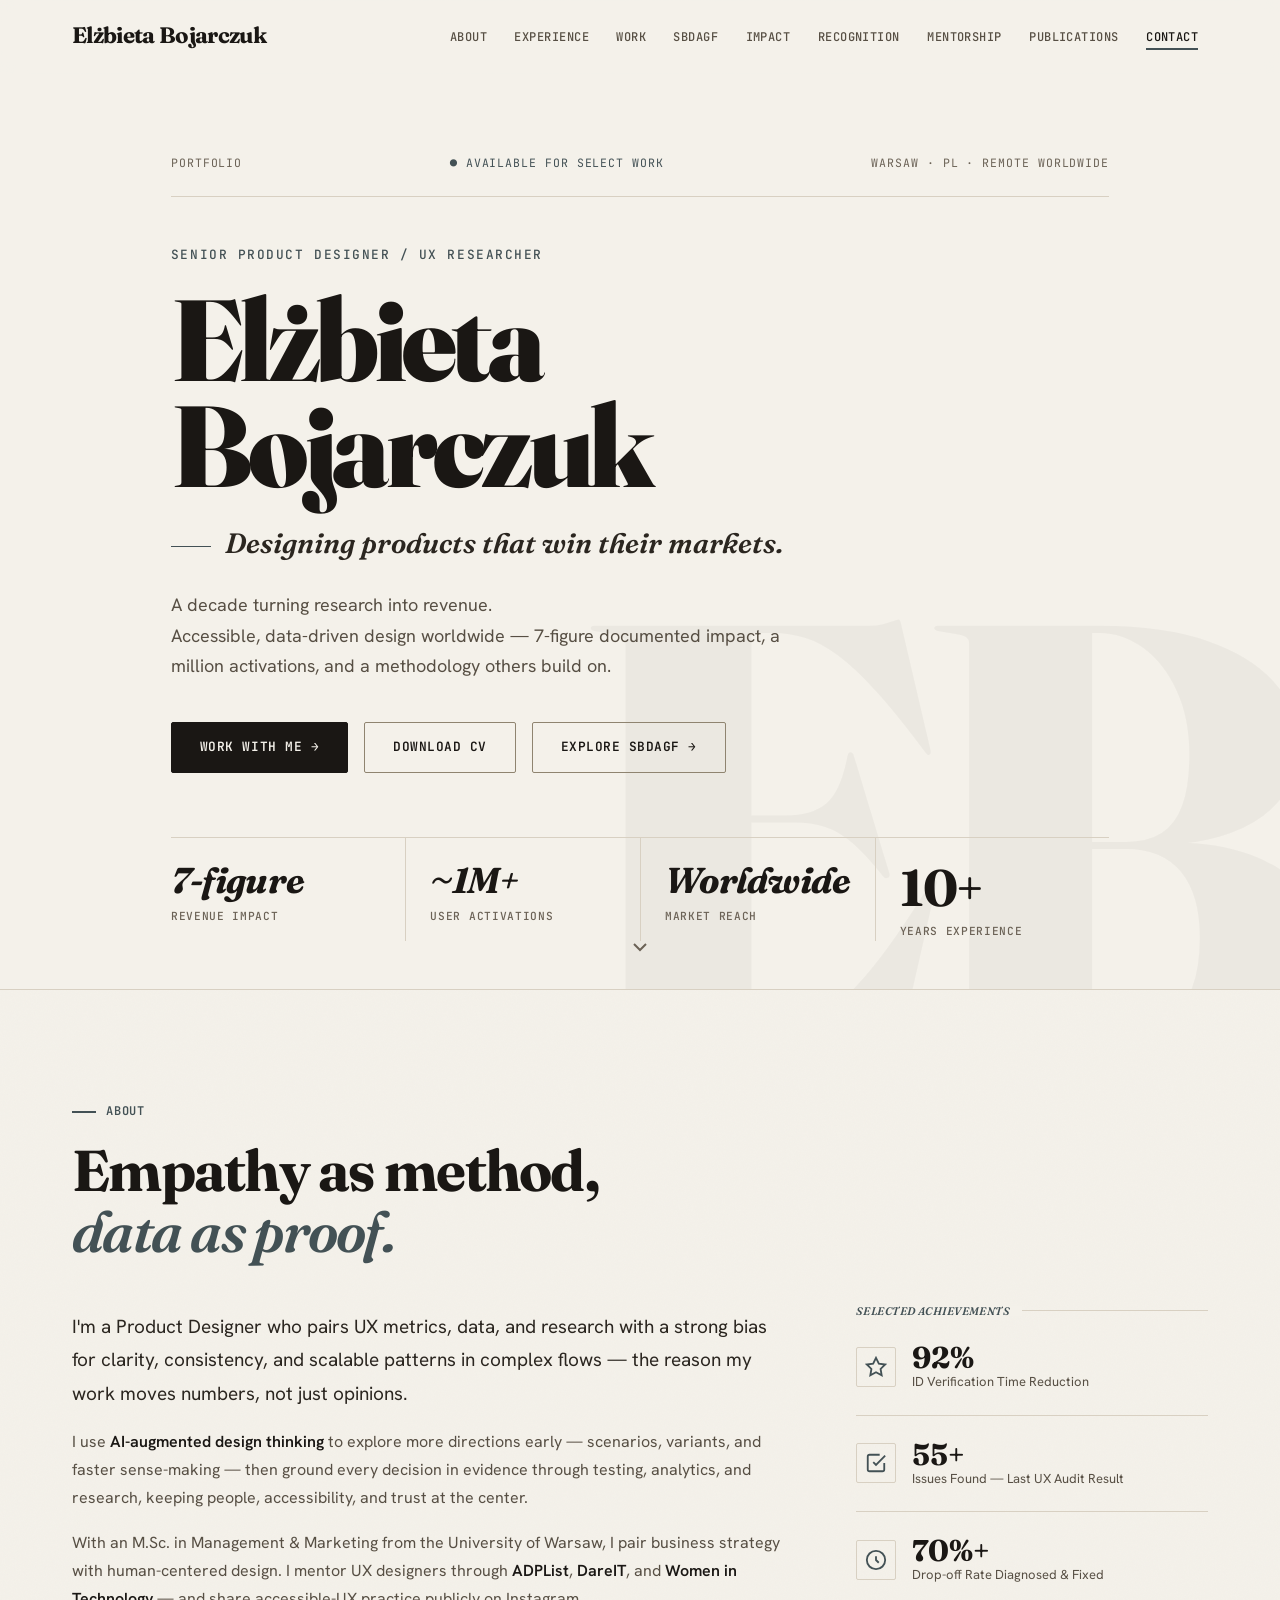
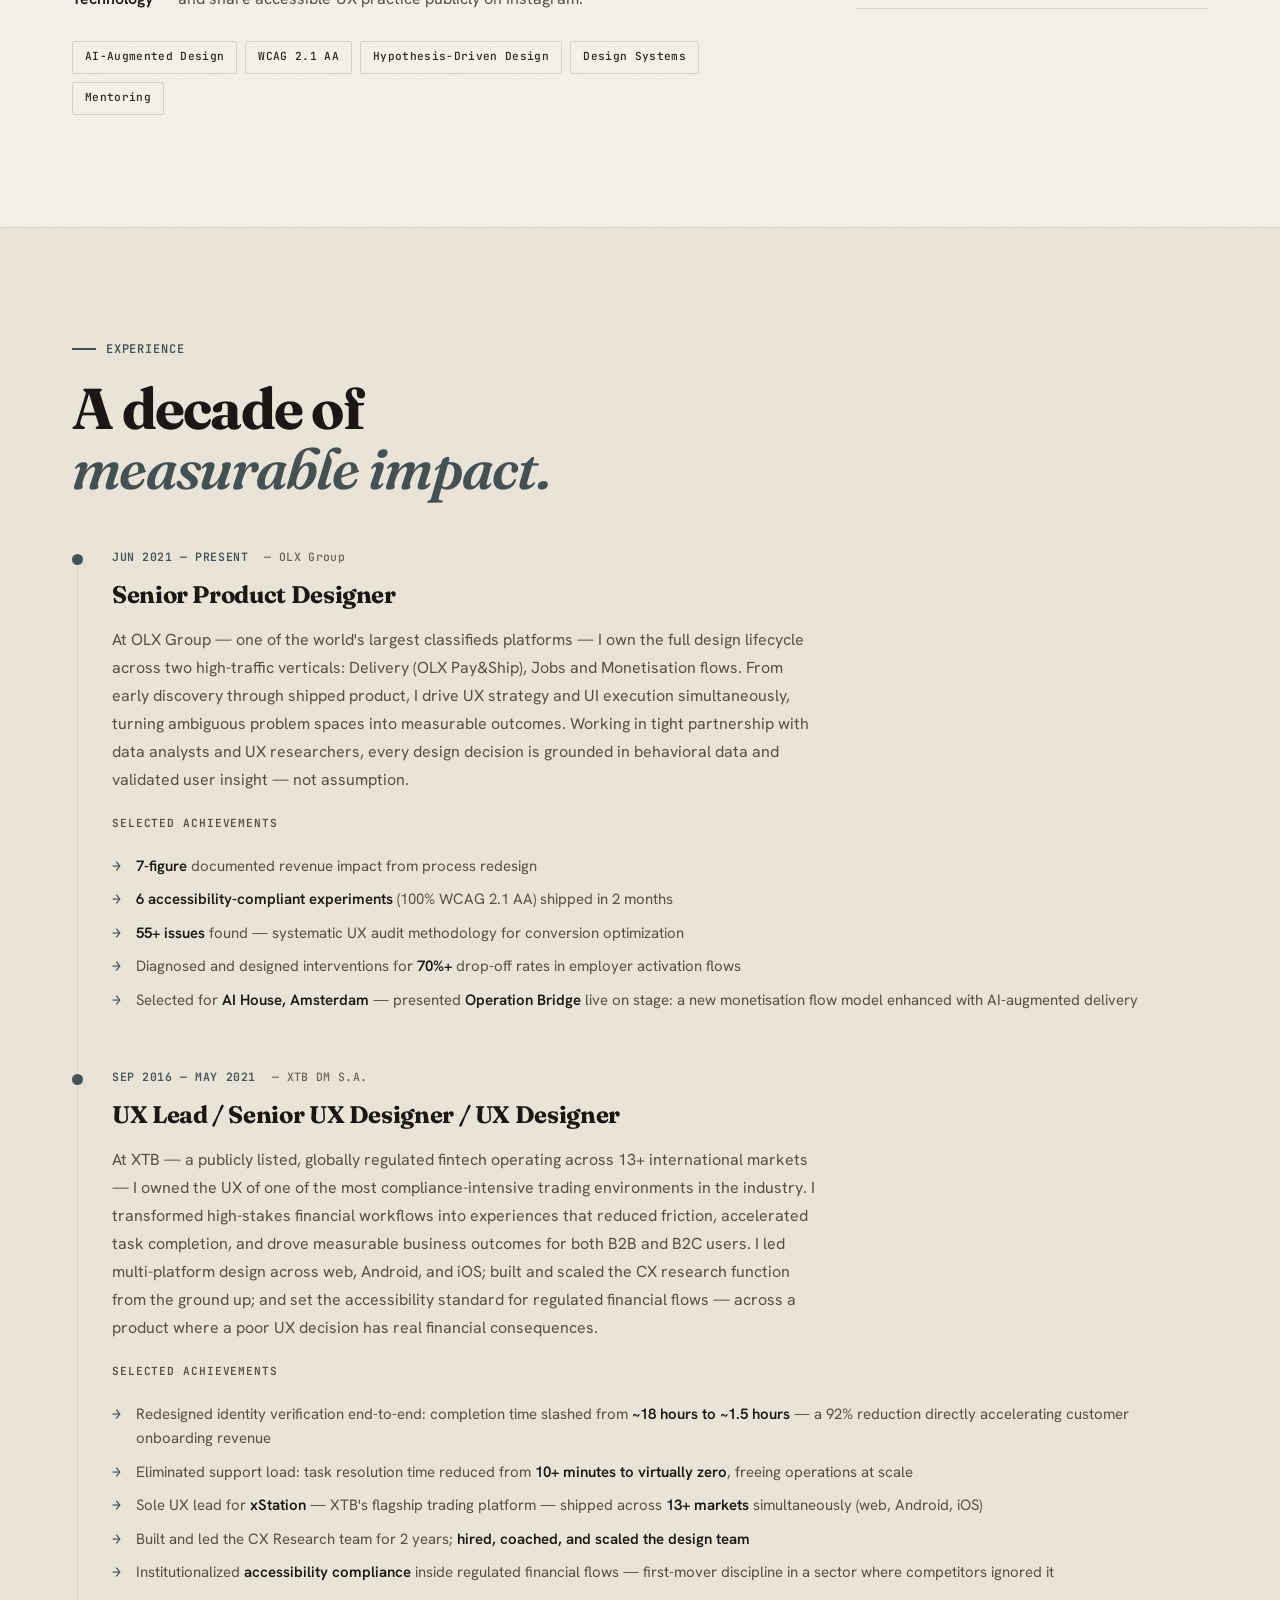
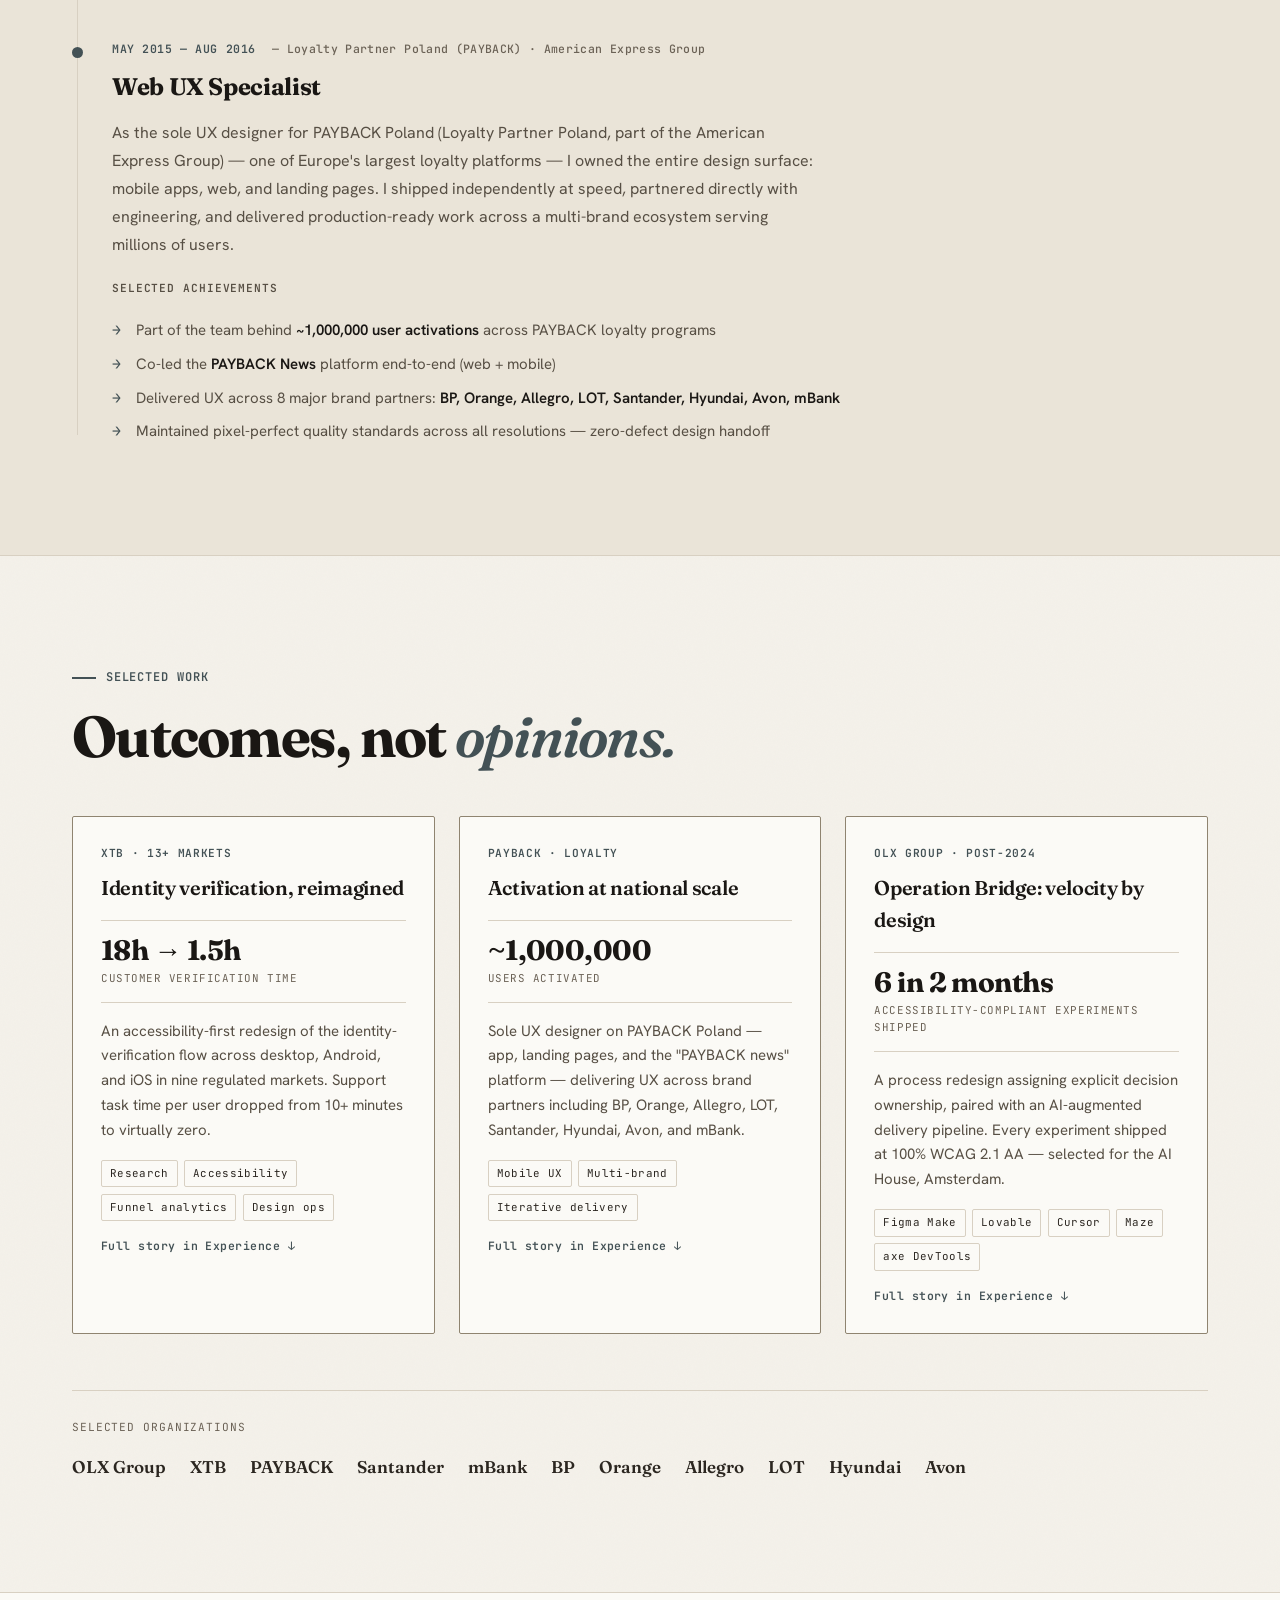
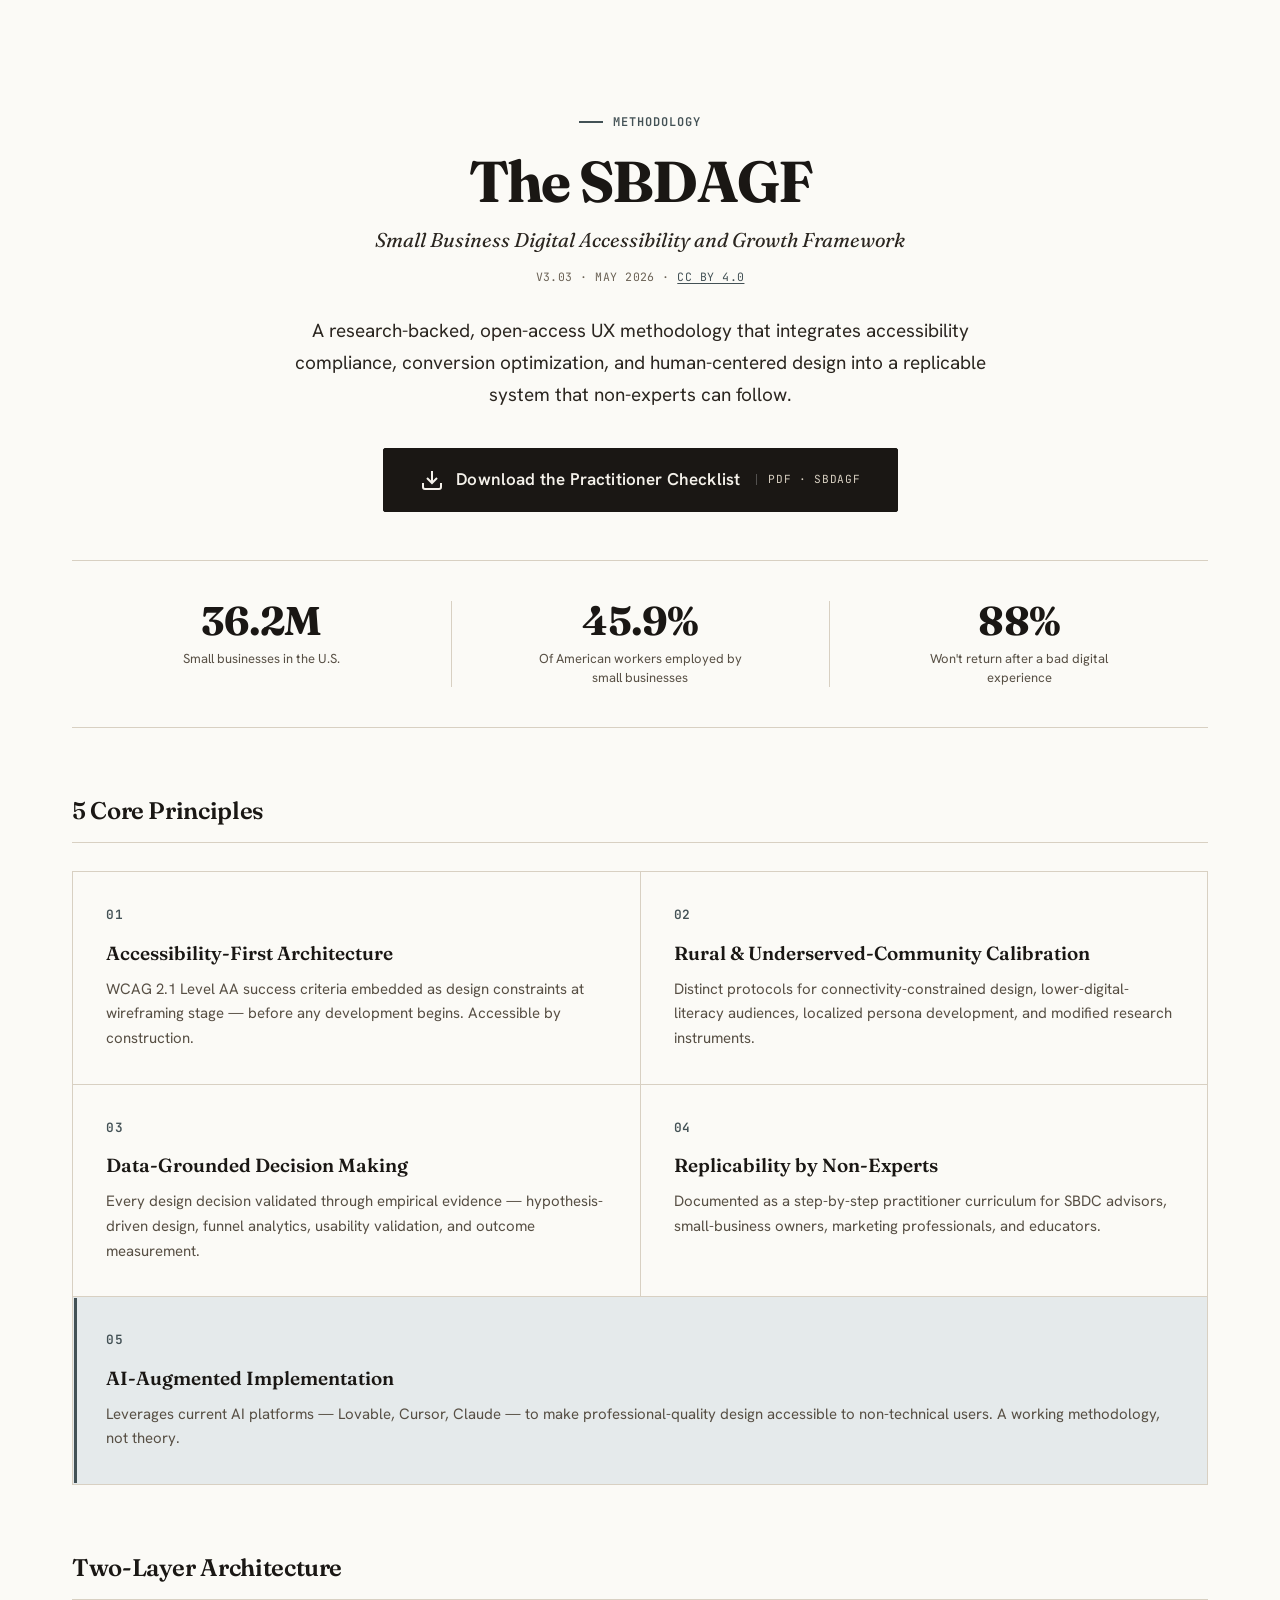
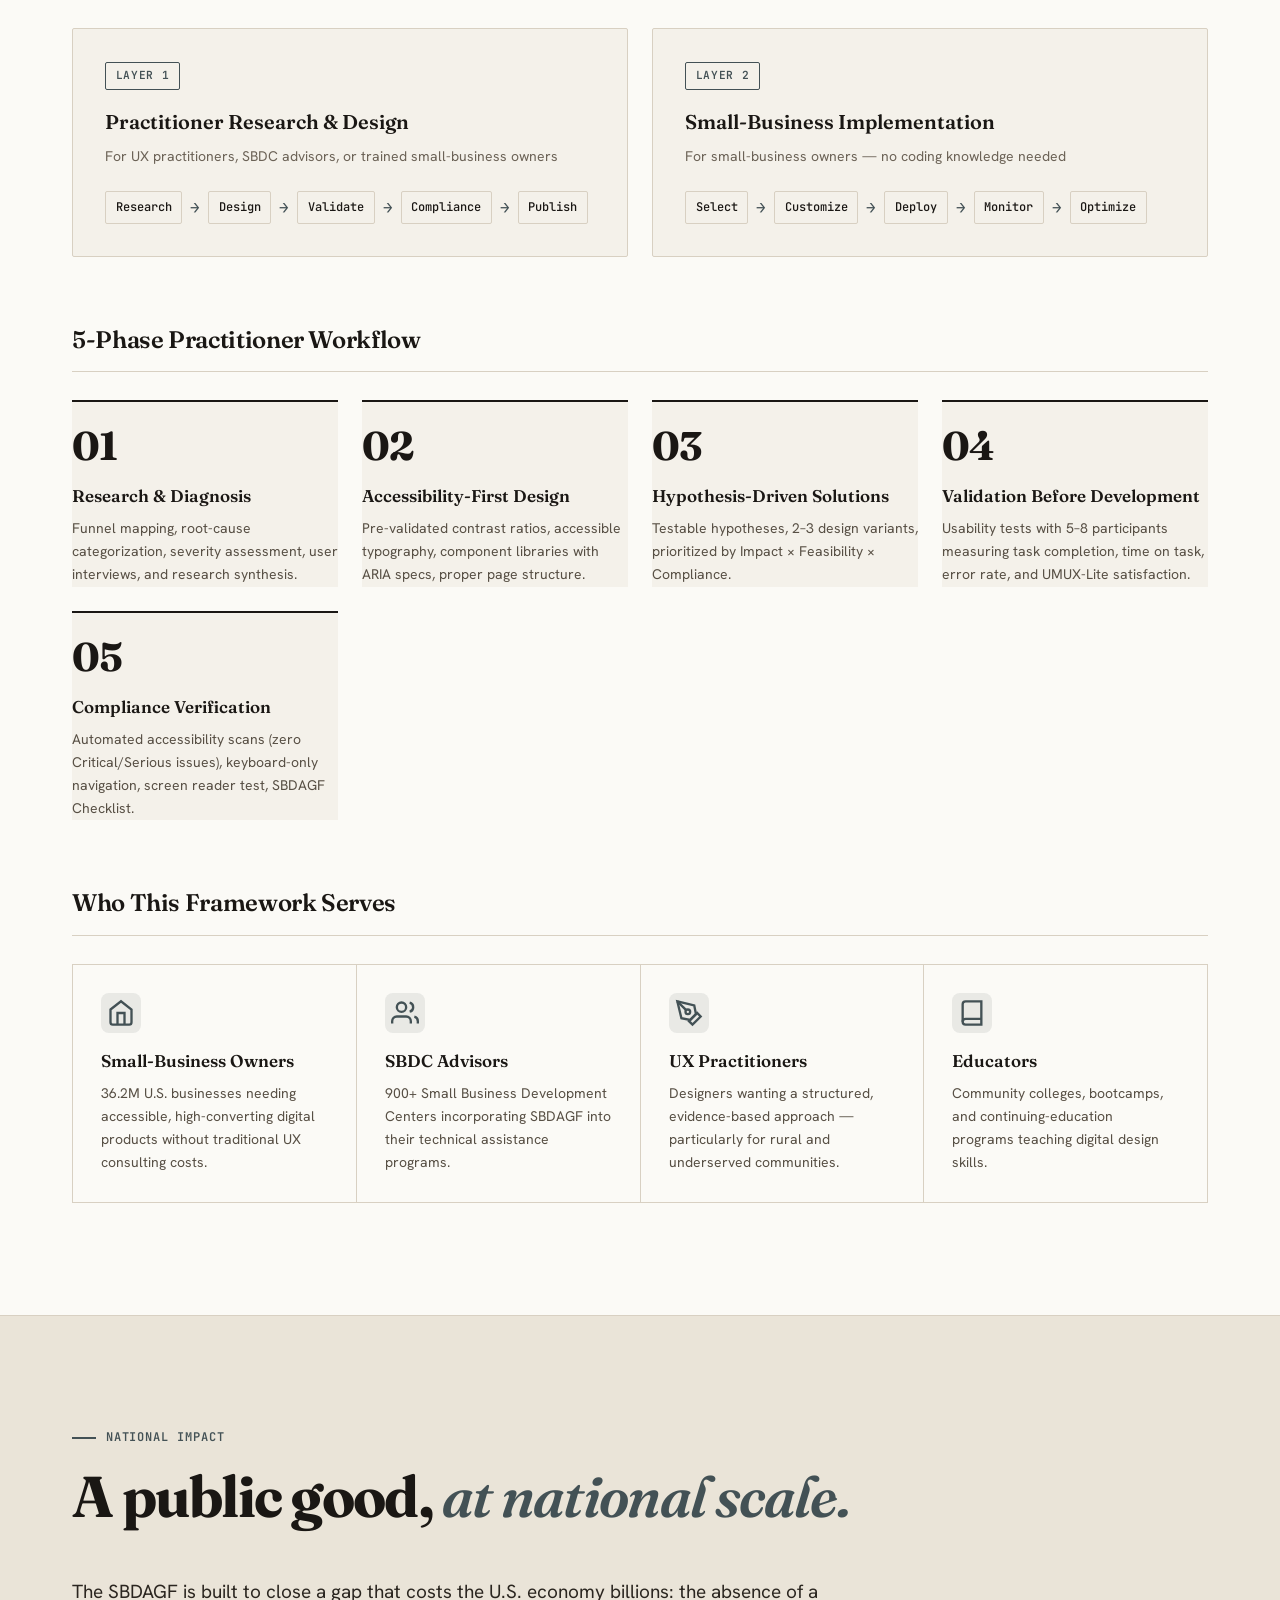
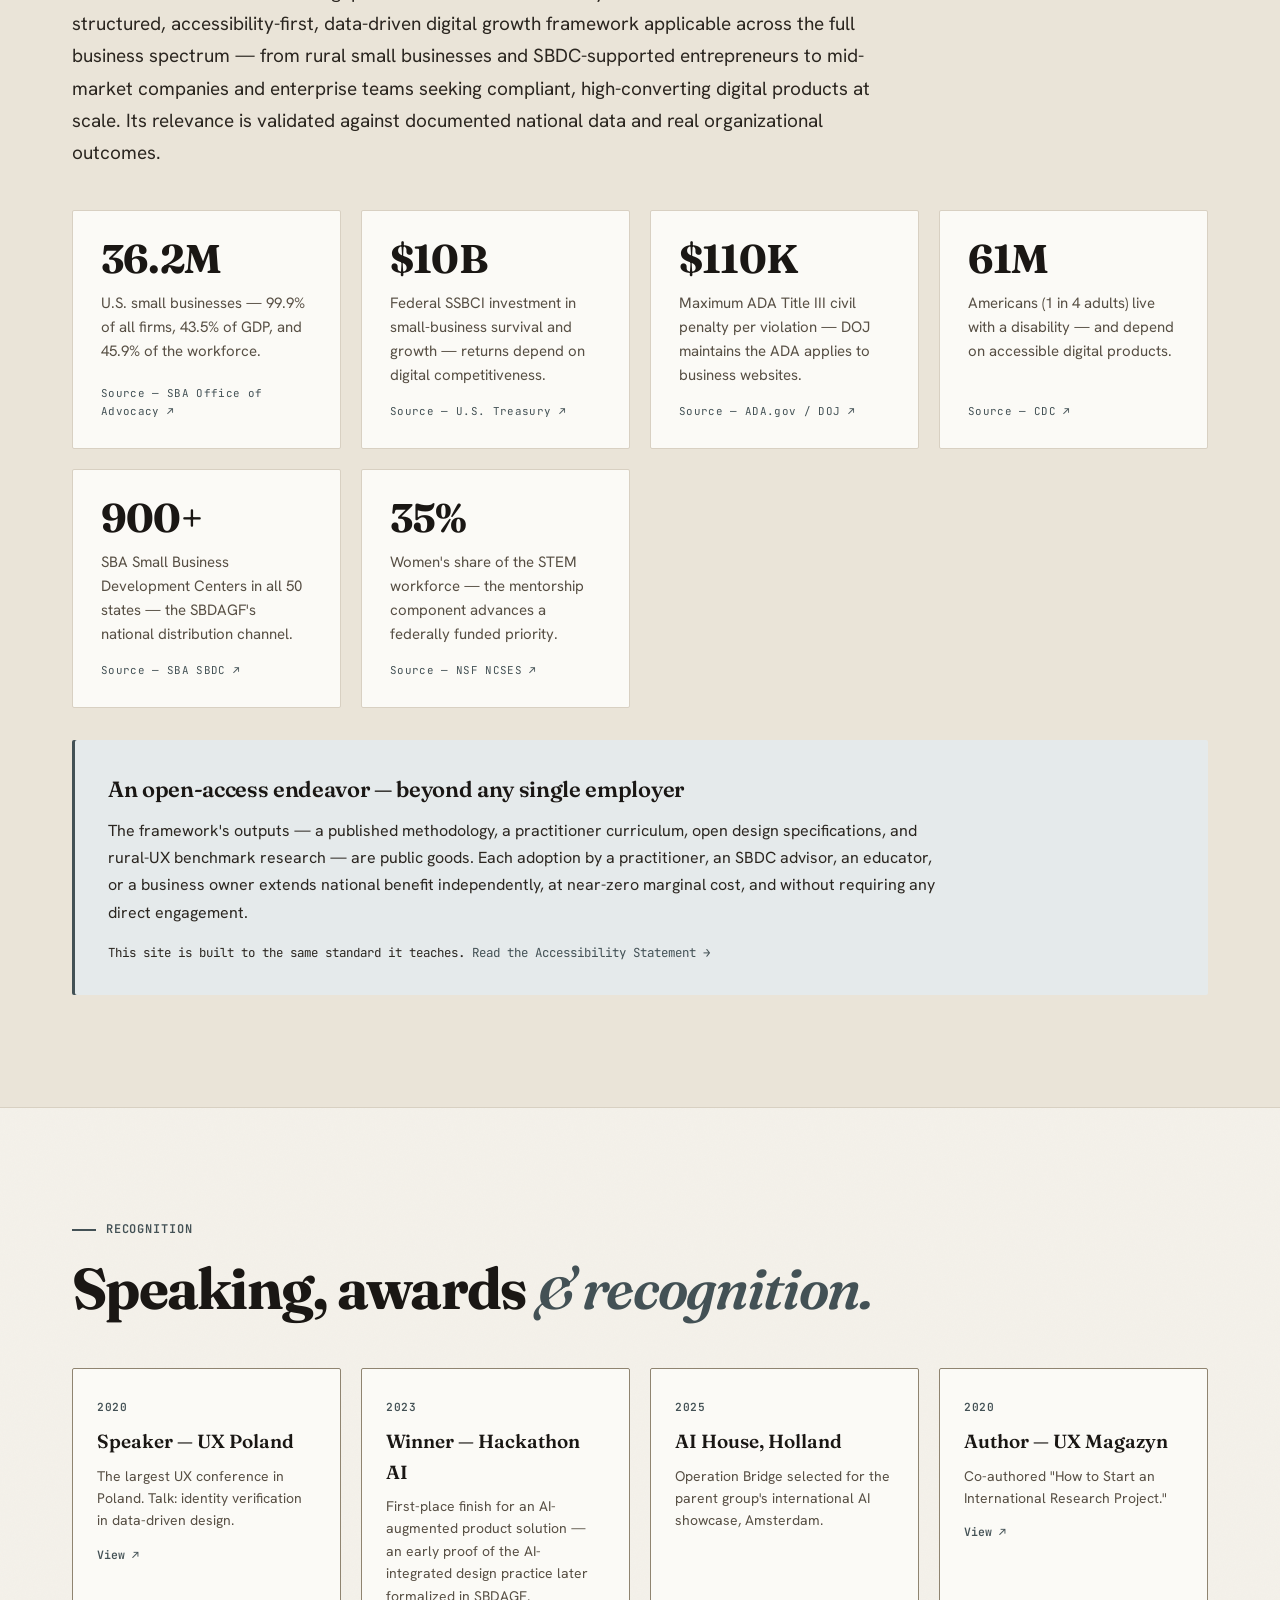
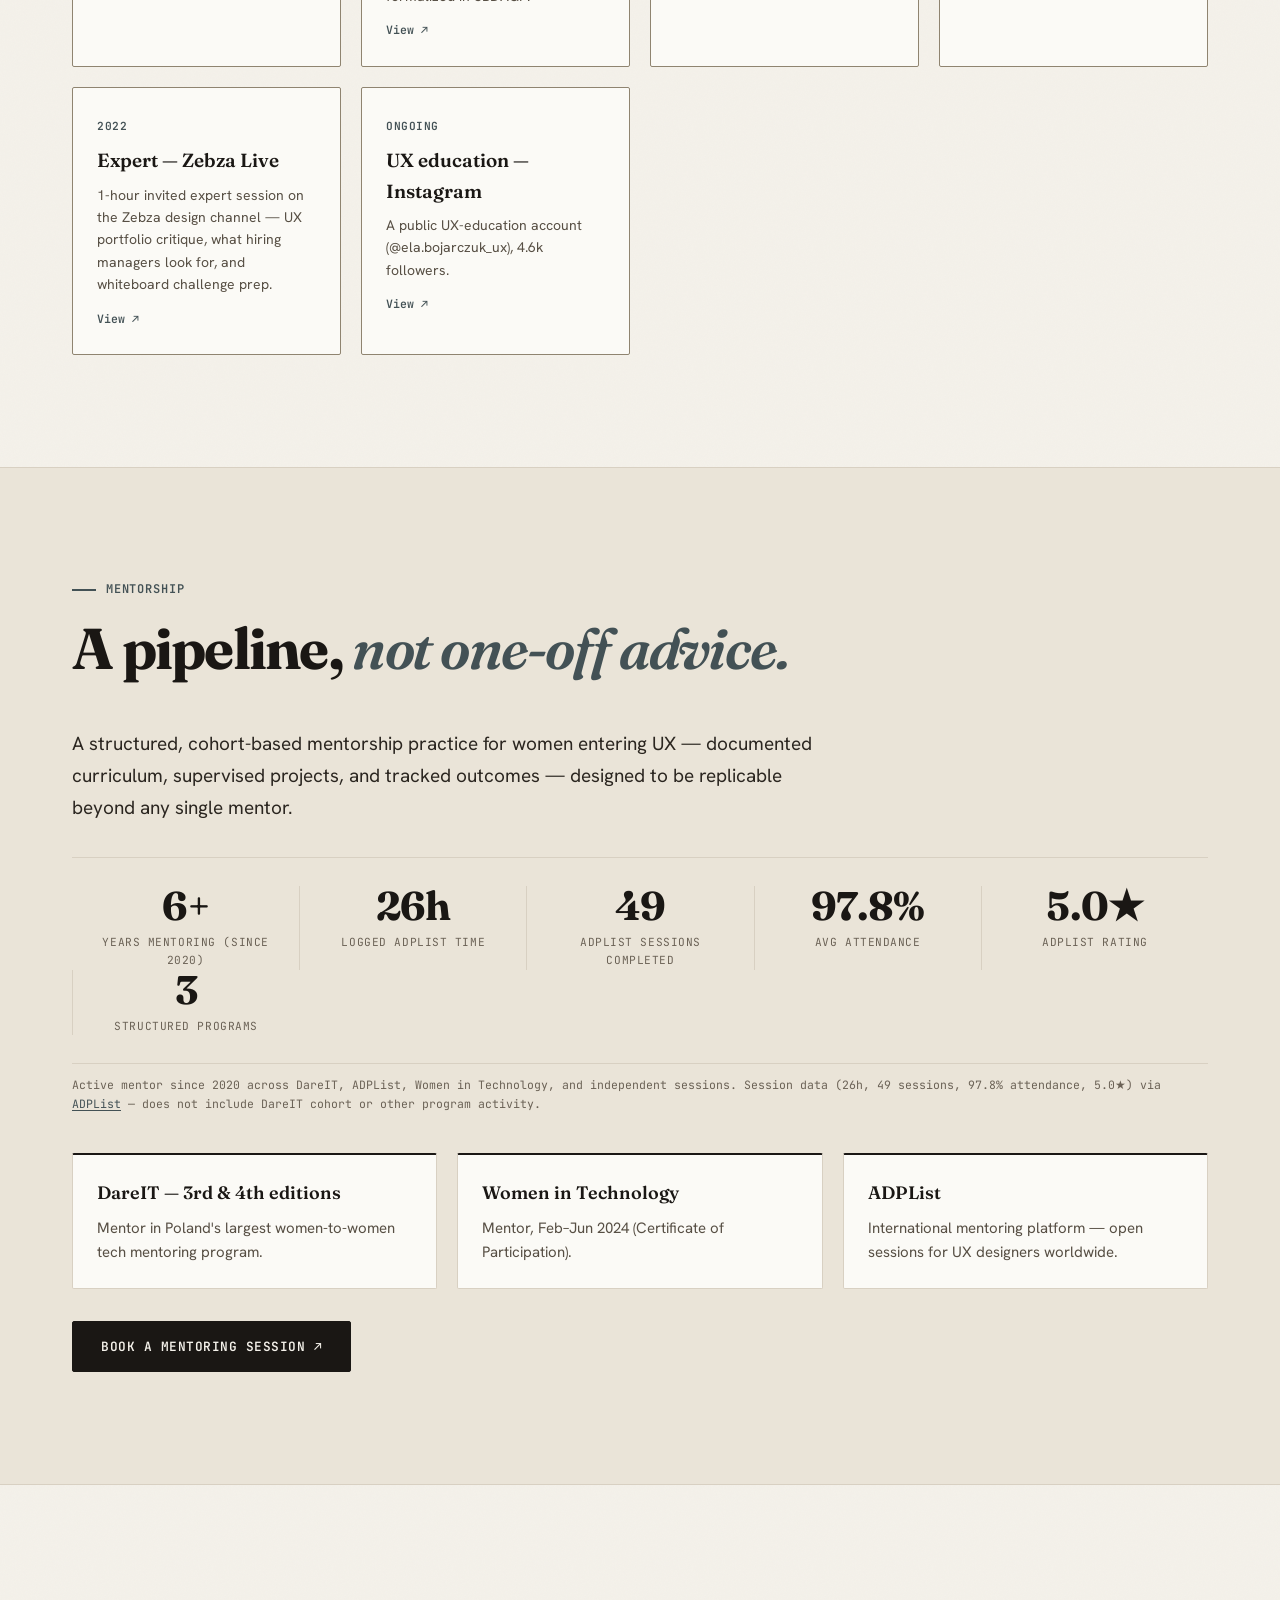
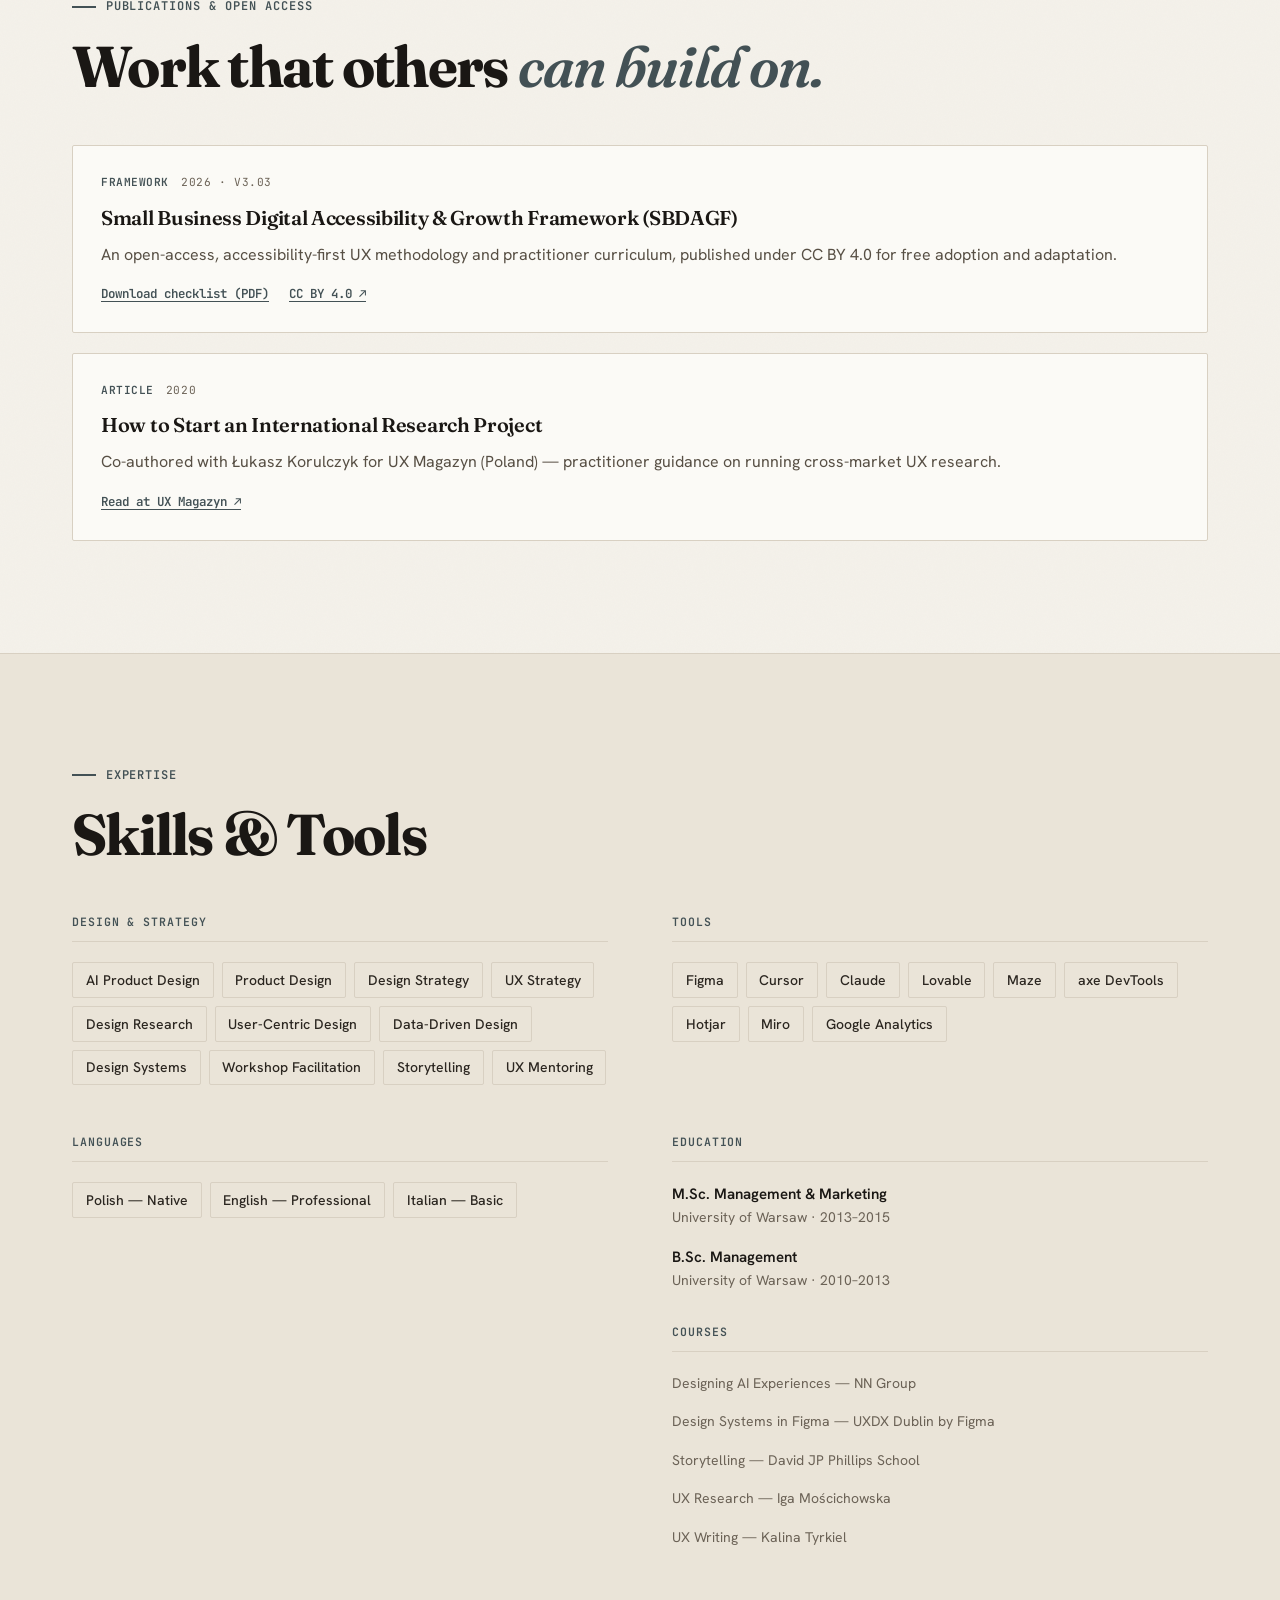
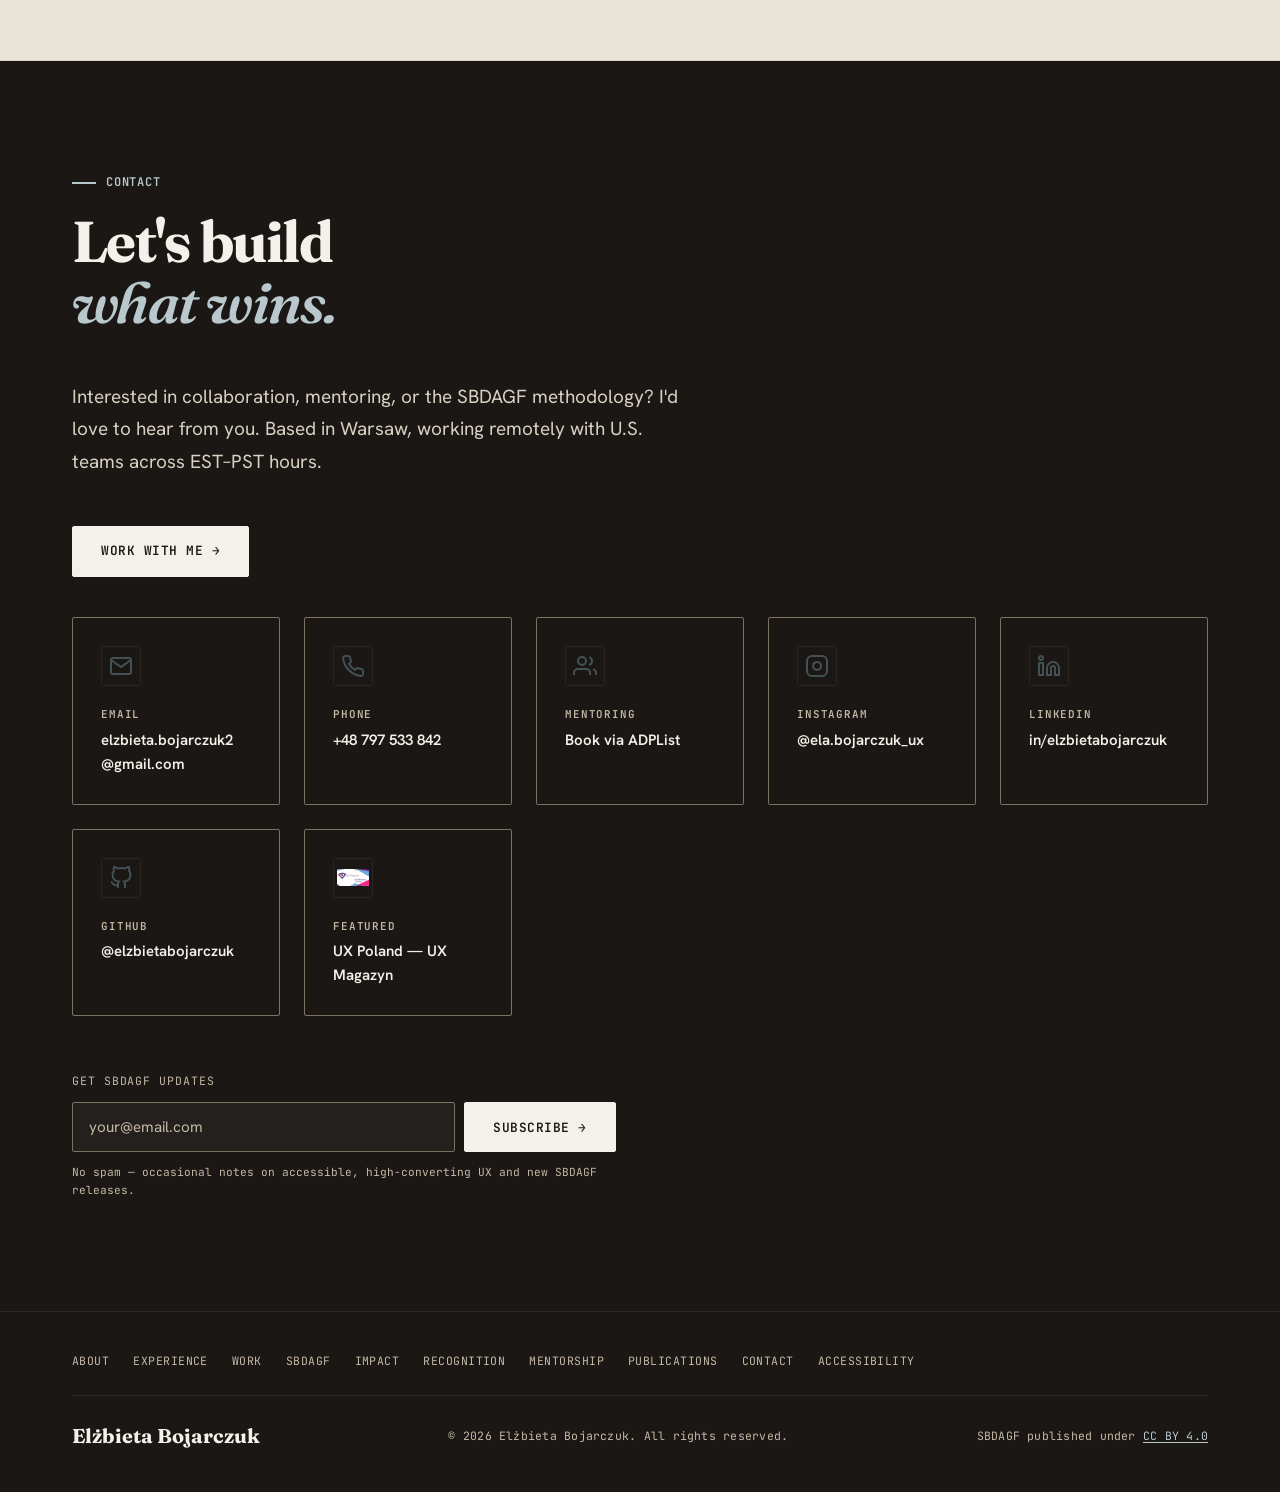
<file: index.html>
<!DOCTYPE html>
<html lang="en">
<head>
  <meta charset="UTF-8">
  <meta name="viewport" content="width=device-width, initial-scale=1.0, viewport-fit=cover">
  <title>Elżbieta Bojarczuk — Senior Product Designer & UX Researcher</title>
  <meta name="description" content="Elżbieta Bojarczuk is a Senior Product Designer with 10+ years building accessible, data-driven digital products across worldwide markets. Documented multi-million-dollar revenue impact. Creator of the SBDAGF methodology.">
  <meta name="author" content="Elżbieta Bojarczuk">
  <meta name="robots" content="index, follow, max-image-preview:large, max-snippet:-1, max-video-preview:-1">
  <meta name="theme-color" content="#f4f1ea">
  <meta name="apple-mobile-web-app-title" content="Elżbieta Bojarczuk">
  <meta name="apple-mobile-web-app-capable" content="yes">
  <meta name="mobile-web-app-capable" content="yes">
  <meta name="apple-mobile-web-app-status-bar-style" content="default">
  <link rel="apple-touch-icon" sizes="180x180" href="apple-touch-icon.png">
  <link rel="manifest" href="site.webmanifest">

  <!-- Open Graph -->
  <meta property="og:type" content="profile">
  <meta property="profile:first_name" content="Elżbieta">
  <meta property="profile:last_name" content="Bojarczuk">
  <meta property="og:site_name" content="Elżbieta Bojarczuk">
  <meta property="og:locale" content="en_US">
  <meta property="og:title" content="Elżbieta Bojarczuk — Senior Product Designer & UX Researcher">
  <meta property="og:description" content="10+ years designing accessible, data-driven digital products across worldwide markets. Creator of the open-access SBDAGF methodology for U.S. small businesses.">
  <meta property="og:image" content="https://elzbietabojarczuk.github.io/og-image.png">
  <meta property="og:image:type" content="image/png">
  <meta property="og:image:width" content="1200">
  <meta property="og:image:height" content="630">
  <meta property="og:image:alt" content="Elżbieta Bojarczuk — Senior Product Designer & UX Researcher">
  <meta property="og:url" content="https://elzbietabojarczuk.github.io">

  <!-- Twitter Card -->
  <meta name="twitter:card" content="summary_large_image">
  <meta name="twitter:title" content="Elżbieta Bojarczuk — Senior Product Designer & UX Researcher">
  <meta name="twitter:description" content="10+ years designing accessible, data-driven digital products. Creator of the open-access SBDAGF methodology.">
  <meta name="twitter:image" content="https://elzbietabojarczuk.github.io/og-image.png">
  <meta name="twitter:image:alt" content="Elżbieta Bojarczuk — Senior Product Designer & UX Researcher">

  <link rel="canonical" href="https://elzbietabojarczuk.github.io/">

  <!-- Favicon -->
  <link rel="icon" type="image/svg+xml" href="favicon.svg">
  <link rel="icon" type="image/png" sizes="32x32" href="favicon.png">

  <!-- Structured data: Person + CreativeWork (SBDAGF) -->
  <script type="application/ld+json">
  {
    "@context": "https://schema.org",
    "@type": "Person",
    "name": "Elżbieta Bojarczuk",
    "jobTitle": "Senior Product Designer & UX Researcher",
    "url": "https://elzbietabojarczuk.github.io/",
    "image": "https://elzbietabojarczuk.github.io/og-image.svg",
    "email": "mailto:elzbieta.bojarczuk2@gmail.com",
    "telephone": "+48797533842",
    "address": { "@type": "PostalAddress", "addressLocality": "Warsaw", "addressCountry": "PL" },
    "alumniOf": { "@type": "CollegeOrUniversity", "name": "University of Warsaw" },
    "knowsAbout": ["UX Research", "Product Design", "Web Accessibility", "WCAG 2.1", "Design Systems", "Conversion Optimization", "AI-Augmented Design"],
    "sameAs": [
      "https://www.linkedin.com/in/elzbietabojarczuk",
      "https://github.com/elzbietabojarczuk",
      "https://instagram.com/ela.bojarczuk_ux",
      "https://adplist.org/mentors/elzbieta-bojarczuk"
    ],
    "knowsLanguage": ["pl", "en", "it"],
    "worksFor": { "@type": "Organization", "name": "OLX Group" },
    "hasOccupation": {
      "@type": "Occupation",
      "name": "Product Designer",
      "occupationalCategory": "15-1255.01 Web and Digital Interface Designers"
    },
    "award": ["Hackathon AI Winner (2023)", "Speaker, UX Poland (2020)"],
    "subjectOf": {
      "@type": "Article",
      "name": "How to Start an International Research Project",
      "publisher": { "@type": "Organization", "name": "UX Magazyn" },
      "datePublished": "2020"
    },
    "creator": {
      "@type": "CreativeWork",
      "name": "Small Business Digital Accessibility and Growth Framework (SBDAGF)",
      "alternateName": "SBDAGF",
      "creativeWorkStatus": "Published",
      "version": "3.03",
      "license": "https://creativecommons.org/licenses/by/4.0/",
      "url": "https://elzbietabojarczuk.github.io/#sbdagf",
      "about": "An open-access, accessibility-first UX methodology for U.S. small businesses, designed for dissemination through the SBA Small Business Development Center network."
    }
  }
  </script>
  <script type="application/ld+json">
  {
    "@context": "https://schema.org",
    "@type": "ProfilePage",
    "name": "Elżbieta Bojarczuk — Portfolio",
    "url": "https://elzbietabojarczuk.github.io/",
    "inLanguage": "en",
    "isPartOf": {
      "@type": "WebSite",
      "name": "Elżbieta Bojarczuk",
      "url": "https://elzbietabojarczuk.github.io/"
    },
    "about": { "@type": "Person", "name": "Elżbieta Bojarczuk" }
  }
  </script>

  <!-- Fonts -->
  <link rel="preconnect" href="https://fonts.googleapis.com">
  <link rel="preconnect" href="https://fonts.gstatic.com" crossorigin>
  <link href="https://fonts.googleapis.com/css2?family=Fraunces:ital,opsz,wght@0,9..144,600;0,9..144,700;0,9..144,900;1,9..144,600;1,9..144,700&family=Hanken+Grotesk:wght@400;500;600;700&family=JetBrains+Mono:wght@400;500;600&display=swap" rel="stylesheet">

  <link rel="stylesheet" href="style.css">
</head>
<body>
  <a href="#main" class="skip-link">Skip to main content</a>

  <header class="site-header" role="banner">
    <nav class="nav" aria-label="Main navigation">
      <a href="#" class="nav-logo" aria-label="Elżbieta Bojarczuk — home">Elżbieta Bojarczuk</a>
      <ul class="nav-links" role="list">
        <li><a href="#about">About</a></li>
        <li><a href="#experience">Experience</a></li>
        <li><a href="#work">Work</a></li>
        <li><a href="#sbdagf">SBDAGF</a></li>
        <li><a href="#impact">Impact</a></li>
        <li><a href="#recognition">Recognition</a></li>
        <li><a href="#mentorship">Mentorship</a></li>
        <li><a href="#publications">Publications</a></li>
        <li><a href="#contact">Contact</a></li>
      </ul>
      <button class="nav-toggle" aria-label="Toggle navigation menu" aria-expanded="false" aria-controls="nav-links-id">
        <span></span><span></span><span></span>
      </button>
    </nav>
  </header>

  <main id="main">

    <!-- ── Hero ── -->
    <section class="hero" aria-labelledby="hero-heading">
      <span class="hero-mark" aria-hidden="true">EB</span>
      <div class="container">
        <div class="hero-rule reveal" aria-hidden="true">
          <span>Portfolio</span>
          <span class="accent">● Available for select work</span>
          <span>Warsaw · PL · Remote worldwide</span>
        </div>
        <div class="hero-layout">
          <p class="hero-kicker reveal">Senior Product Designer / UX Researcher</p>
          <h1 id="hero-heading" class="reveal">Elżbieta<br>Bojarczuk</h1>
          <p class="hero-role reveal reveal--delay-1">Designing products that win their markets.</p>
          <p class="hero-tagline reveal reveal--delay-1">A decade turning research into revenue.<br>Accessible, data-driven design worldwide — 7-figure documented impact, a million activations, and a methodology others build on.</p>
          <div class="hero-cta reveal reveal--delay-2">
            <a href="#contact" class="btn btn-primary">Work with me →</a>
            <a href="elzbieta-bojarczuk-cv.pdf" class="btn btn-outline" download>Download CV</a>
            <a href="#sbdagf" class="btn btn-outline">Explore SBDAGF →</a>
          </div>
        </div>
        <div class="hero-stats reveal reveal--delay-2" aria-label="Key impact metrics">
          <div class="stat-card">
            <span class="stat-number is-word">7-figure</span>
            <span class="stat-label">Revenue Impact</span>
          </div>
          <div class="stat-card">
            <span class="stat-number is-word">~1M+</span>
            <span class="stat-label">User Activations</span>
          </div>
          <div class="stat-card">
            <span class="stat-number is-word">Worldwide</span>
            <span class="stat-label">Market Reach</span>
          </div>
          <div class="stat-card">
            <span class="stat-number" data-target="10" data-suffix="+">0</span>
            <span class="stat-label">Years Experience</span>
          </div>
        </div>
      </div>
      <a href="#about" class="scroll-hint" aria-label="Scroll to about section">
        <svg viewBox="0 0 24 24" fill="none" stroke="currentColor" stroke-width="2" width="24" height="24" aria-hidden="true">
          <polyline points="6 9 12 15 18 9"/>
        </svg>
      </a>
    </section>

    <!-- ── About ── -->
    <section id="about" class="section" aria-labelledby="about-heading">
      <div class="container">
        <div class="section-label reveal" data-index="01">About</div>
        <h2 id="about-heading" class="section-heading reveal">Empathy as method,<br><em>data as proof.</em></h2>
        <div class="about-grid">
          <div class="about-text reveal">
            <p class="lead">I'm a Product Designer who pairs UX metrics, data, and research with a strong bias for clarity, consistency, and scalable patterns in complex flows — the reason my work moves numbers, not just opinions.</p>
            <p>I use <strong>AI-augmented design thinking</strong> to explore more directions early — scenarios, variants, and faster sense-making — then ground every decision in evidence through testing, analytics, and research, keeping people, accessibility, and trust at the center.</p>
            <p>With an M.Sc. in Management &amp; Marketing from the University of Warsaw, I pair business strategy with human-centered design. I mentor UX designers through <strong>ADPList</strong>, <strong>DareIT</strong>, and <strong>Women in Technology</strong> — and share accessible-UX practice publicly on Instagram.</p>
            <div class="about-badges">
              <span class="badge">AI-Augmented Design</span>
              <span class="badge">WCAG 2.1 AA</span>
              <span class="badge">Hypothesis-Driven Design</span>
              <span class="badge">Design Systems</span>
              <span class="badge">Mentoring</span>
            </div>
          </div>
          <div class="about-highlights reveal reveal--delay-1">
            <div class="highlight-card highlight-card--labeled">
              <div class="highlight-icon" aria-hidden="true">
                <svg viewBox="0 0 24 24" fill="none" stroke="currentColor" stroke-width="2" width="22" height="22"><path d="M12 2l3.09 6.26L22 9.27l-5 4.87 1.18 6.88L12 17.77l-6.18 3.25L7 14.14 2 9.27l6.91-1.01L12 2z"/></svg>
              </div>
              <span class="highlight-label">Selected Achievements</span>
              <span class="highlight-number">92%</span>
              <span class="highlight-text">ID Verification Time Reduction</span>
            </div>
            <div class="highlight-card">
              <div class="highlight-icon" aria-hidden="true">
                <svg viewBox="0 0 24 24" fill="none" stroke="currentColor" stroke-width="2" width="22" height="22"><path d="M9 11l3 3L22 4"/><path d="M21 12v7a2 2 0 0 1-2 2H5a2 2 0 0 1-2-2V5a2 2 0 0 1 2-2h11"/></svg>
              </div>
              <span class="highlight-number">55+</span>
              <span class="highlight-text">Issues Found — Last UX Audit Result</span>
            </div>
            <div class="highlight-card">
              <div class="highlight-icon" aria-hidden="true">
                <svg viewBox="0 0 24 24" fill="none" stroke="currentColor" stroke-width="2" width="22" height="22"><circle cx="12" cy="12" r="10"/><path d="M12 8v4l3 3"/></svg>
              </div>
              <span class="highlight-number">70%+</span>
              <span class="highlight-text">Drop-off Rate Diagnosed &amp; Fixed</span>
            </div>
          </div>
        </div>
      </div>
    </section>

    <!-- ── Experience ── -->
    <section id="experience" class="section section-alt" aria-labelledby="experience-heading">
      <div class="container">
        <div class="section-label reveal" data-index="02">Experience</div>
        <h2 id="experience-heading" class="section-heading reveal">A decade of<br><em>measurable impact.</em></h2>
        <ol class="timeline" role="list">

          <li class="timeline-item reveal">
            <div class="timeline-dot" aria-hidden="true"></div>
            <div class="timeline-body">
              <div class="timeline-meta">
                <span class="timeline-date">Jun 2021 — Present</span>
                <span class="timeline-company">OLX Group</span>
              </div>
              <h3 class="timeline-role">Senior Product Designer</h3>
              <p>At OLX Group — one of the world's largest classifieds platforms — I own the full design lifecycle across two high-traffic verticals: Delivery (OLX Pay&amp;Ship), Jobs and Monetisation flows. From early discovery through shipped product, I drive UX strategy and UI execution simultaneously, turning ambiguous problem spaces into measurable outcomes. Working in tight partnership with data analysts and UX researchers, every design decision is grounded in behavioral data and validated user insight — not assumption.</p>
              <p class="achievement-label">Selected achievements</p>
              <ul class="achievement-list" aria-label="Key achievements">
                <li><strong>7-figure</strong> documented revenue impact from process redesign</li>
                <li><strong>6 accessibility-compliant experiments</strong> (100% WCAG 2.1 AA) shipped in 2 months</li>
                <li><strong>55+ issues</strong> found — systematic UX audit methodology for conversion optimization</li>
                <li>Diagnosed and designed interventions for <strong>70%+</strong> drop-off rates in employer activation flows</li>
                <li>Selected for <strong>AI House, Amsterdam</strong> — presented <strong>Operation Bridge</strong> live on stage: a new monetisation flow model enhanced with AI-augmented delivery</li>
              </ul>
            </div>
          </li>

          <li class="timeline-item reveal reveal--delay-1">
            <div class="timeline-dot" aria-hidden="true"></div>
            <div class="timeline-body">
              <div class="timeline-meta">
                <span class="timeline-date">Sep 2016 — May 2021</span>
                <span class="timeline-company">XTB DM S.A.</span>
              </div>
              <h3 class="timeline-role">UX Lead / Senior UX Designer / UX Designer</h3>
              <p>At XTB — a publicly listed, globally regulated fintech operating across 13+ international markets — I owned the UX of one of the most compliance-intensive trading environments in the industry. I transformed high-stakes financial workflows into experiences that reduced friction, accelerated task completion, and drove measurable business outcomes for both B2B and B2C users. I led multi-platform design across web, Android, and iOS; built and scaled the CX research function from the ground up; and set the accessibility standard for regulated financial flows — across a product where a poor UX decision has real financial consequences.</p>
              <p class="achievement-label">Selected achievements</p>
              <ul class="achievement-list" aria-label="Key achievements">
                <li>Redesigned identity verification end-to-end: completion time slashed from <strong>~18 hours to ~1.5 hours</strong> — a 92% reduction directly accelerating customer onboarding revenue</li>
                <li>Eliminated support load: task resolution time reduced from <strong>10+ minutes to virtually zero</strong>, freeing operations at scale</li>
                <li>Sole UX lead for <strong>xStation</strong> — XTB's flagship trading platform — shipped across <strong>13+ markets</strong> simultaneously (web, Android, iOS)</li>
                <li>Built and led the CX Research team for 2 years; <strong>hired, coached, and scaled the design team</strong></li>
                <li>Institutionalized <strong>accessibility compliance</strong> inside regulated financial flows — first-mover discipline in a sector where competitors ignored it</li>
              </ul>
            </div>
          </li>

          <li class="timeline-item reveal reveal--delay-2">
            <div class="timeline-dot" aria-hidden="true"></div>
            <div class="timeline-body">
              <div class="timeline-meta">
                <span class="timeline-date">May 2015 — Aug 2016</span>
                <span class="timeline-company">Loyalty Partner Poland (PAYBACK) · American Express Group</span>
              </div>
              <h3 class="timeline-role">Web UX Specialist</h3>
              <p>As the sole UX designer for PAYBACK Poland (Loyalty Partner Poland, part of the American Express Group) — one of Europe's largest loyalty platforms — I owned the entire design surface: mobile apps, web, and landing pages. I shipped independently at speed, partnered directly with engineering, and delivered production-ready work across a multi-brand ecosystem serving millions of users.</p>
              <p class="achievement-label">Selected achievements</p>
              <ul class="achievement-list" aria-label="Key achievements">
                <li>Part of the team behind <strong>~1,000,000 user activations</strong> across PAYBACK loyalty programs</li>
                <li>Co-led the <strong>PAYBACK News</strong> platform end-to-end (web + mobile)</li>
                <li>Delivered UX across 8 major brand partners: <strong>BP, Orange, Allegro, LOT, Santander, Hyundai, Avon, mBank</strong></li>
                <li>Maintained pixel-perfect quality standards across all resolutions — zero-defect design handoff</li>
              </ul>
            </div>
          </li>

        </ol>
      </div>
    </section>

    <!-- ── Case Studies ── -->
    <section id="work" class="section" aria-labelledby="work-heading">
      <div class="container">
        <div class="section-label reveal">Selected Work</div>
        <h2 id="work-heading" class="section-heading reveal">Outcomes, not <em>opinions.</em></h2>

        <div class="case-grid">
          <article class="case-card reveal">
            <span class="case-tag">XTB · 13+ markets</span>
            <h3>Identity verification, reimagined</h3>
            <div class="case-metric">
              <span class="case-metric-num">18h → 1.5h</span>
              <span class="case-metric-label">Customer verification time</span>
            </div>
            <p>An accessibility-first redesign of the identity-verification flow across desktop, Android, and iOS in nine regulated markets. Support task time per user dropped from 10+ minutes to virtually zero.</p>
            <ul class="case-chips" aria-label="Methods">
              <li>Research</li><li>Accessibility</li><li>Funnel analytics</li><li>Design ops</li>
            </ul>
            <a class="case-more" href="#experience">Full story in Experience ↓</a>
          </article>

          <article class="case-card reveal reveal--delay-1">
            <span class="case-tag">PAYBACK · Loyalty</span>
            <h3>Activation at national scale</h3>
            <div class="case-metric">
              <span class="case-metric-num">~1,000,000</span>
              <span class="case-metric-label">Users activated</span>
            </div>
            <p>Sole UX designer on PAYBACK Poland — app, landing pages, and the "PAYBACK news" platform — delivering UX across brand partners including BP, Orange, Allegro, LOT, Santander, Hyundai, Avon, and mBank.</p>
            <ul class="case-chips" aria-label="Methods">
              <li>Mobile UX</li><li>Multi-brand</li><li>Iterative delivery</li>
            </ul>
            <a class="case-more" href="#experience">Full story in Experience ↓</a>
          </article>

          <article class="case-card reveal reveal--delay-2">
            <span class="case-tag">OLX Group · Post-2024</span>
            <h3>Operation Bridge: velocity by design</h3>
            <div class="case-metric">
              <span class="case-metric-num">6 in 2 months</span>
              <span class="case-metric-label">Accessibility-compliant experiments shipped</span>
            </div>
            <p>A process redesign assigning explicit decision ownership, paired with an AI-augmented delivery pipeline. Every experiment shipped at 100% WCAG 2.1 AA — selected for the AI House, Amsterdam.</p>
            <ul class="case-chips" aria-label="AI tool stack">
              <li>Figma Make</li><li>Lovable</li><li>Cursor</li><li>Maze</li><li>axe DevTools</li>
            </ul>
            <a class="case-more" href="#experience">Full story in Experience ↓</a>
          </article>
        </div>

        <div class="client-strip reveal" aria-label="Selected organizations">
          <span class="client-strip-label">Selected organizations</span>
          <ul role="list">
            <li>OLX Group</li><li>XTB</li><li>PAYBACK</li><li>Santander</li><li>mBank</li>
            <li>BP</li><li>Orange</li><li>Allegro</li><li>LOT</li><li>Hyundai</li><li>Avon</li>
          </ul>
        </div>
      </div>
    </section>

    <!-- ── SBDAGF ── -->
    <section id="sbdagf" class="section sbdagf-section" aria-labelledby="sbdagf-heading">
      <div class="container">
        <div class="sbdagf-intro reveal">
          <div class="section-label" data-index="03">Methodology</div>
          <h2 id="sbdagf-heading" class="section-heading">The SBDAGF</h2>
          <p class="sbdagf-full-name">Small Business Digital Accessibility and Growth Framework</p>
          <p class="sbdagf-license">v3.03 · May 2026 · <a href="https://creativecommons.org/licenses/by/4.0/" target="_blank" rel="noopener noreferrer">CC BY 4.0</a></p>
          <p class="lead sbdagf-lead">A research-backed, open-access UX methodology that integrates accessibility compliance, conversion optimization, and human-centered design into a replicable system that non-experts can follow.</p>
          <a class="pdf-download reveal" href="SBDAGF_practitioner_checklist.pdf" download>
            <svg class="pdf-download-icon" viewBox="0 0 24 24" fill="none" stroke="currentColor" stroke-width="2" width="24" height="24" aria-hidden="true"><path d="M21 15v4a2 2 0 0 1-2 2H5a2 2 0 0 1-2-2v-4"/><polyline points="7 10 12 15 17 10"/><line x1="12" y1="15" x2="12" y2="3"/></svg>
            <span class="pdf-download-label">Download the Practitioner Checklist</span>
            <span class="pdf-download-meta">PDF · SBDAGF</span>
          </a>
        </div>

        <div class="sbdagf-stats reveal reveal--delay-1">
          <div class="sbdagf-stat-item">
            <span class="sbdagf-stat-num">36.2M</span>
            <span class="sbdagf-stat-desc">Small businesses in the U.S.</span>
          </div>
          <div class="sbdagf-stat-item">
            <span class="sbdagf-stat-num">45.9%</span>
            <span class="sbdagf-stat-desc">Of American workers employed by small businesses</span>
          </div>
          <div class="sbdagf-stat-item">
            <span class="sbdagf-stat-num">88%</span>
            <span class="sbdagf-stat-desc">Won't return after a bad digital experience</span>
          </div>
        </div>

        <h3 class="subsection-heading reveal">5 Core Principles</h3>
        <div class="principles-grid">
          <article class="principle-card reveal">
            <div class="principle-num" aria-hidden="true">01</div>
            <h4>Accessibility-First Architecture</h4>
            <p>WCAG 2.1 Level AA success criteria embedded as design constraints at wireframing stage — before any development begins. Accessible by construction.</p>
          </article>
          <article class="principle-card reveal reveal--delay-1">
            <div class="principle-num" aria-hidden="true">02</div>
            <h4>Rural &amp; Underserved-Community Calibration</h4>
            <p>Distinct protocols for connectivity-constrained design, lower-digital-literacy audiences, localized persona development, and modified research instruments.</p>
          </article>
          <article class="principle-card reveal reveal--delay-2">
            <div class="principle-num" aria-hidden="true">03</div>
            <h4>Data-Grounded Decision Making</h4>
            <p>Every design decision validated through empirical evidence — hypothesis-driven design, funnel analytics, usability validation, and outcome measurement.</p>
          </article>
          <article class="principle-card reveal">
            <div class="principle-num" aria-hidden="true">04</div>
            <h4>Replicability by Non-Experts</h4>
            <p>Documented as a step-by-step practitioner curriculum for SBDC advisors, small-business owners, marketing professionals, and educators.</p>
          </article>
          <article class="principle-card principle-card--accent reveal reveal--delay-1">
            <div class="principle-num" aria-hidden="true">05</div>
            <h4>AI-Augmented Implementation</h4>
            <p>Leverages current AI platforms — Lovable, Cursor, Claude — to make professional-quality design accessible to non-technical users. A working methodology, not theory.</p>
          </article>
        </div>

        <h3 class="subsection-heading reveal">Two-Layer Architecture</h3>
        <div class="layers-grid">
          <article class="layer-card reveal">
            <span class="layer-badge">Layer 1</span>
            <h4>Practitioner Research &amp; Design</h4>
            <p class="layer-audience">For UX practitioners, SBDC advisors, or trained small-business owners</p>
            <div class="flow-row" aria-label="Workflow: Research → Design → Validate → Compliance → Publish">
              <span class="flow-step">Research</span>
              <span class="flow-arrow" aria-hidden="true">→</span>
              <span class="flow-step">Design</span>
              <span class="flow-arrow" aria-hidden="true">→</span>
              <span class="flow-step">Validate</span>
              <span class="flow-arrow" aria-hidden="true">→</span>
              <span class="flow-step">Compliance</span>
              <span class="flow-arrow" aria-hidden="true">→</span>
              <span class="flow-step">Publish</span>
            </div>
          </article>
          <article class="layer-card reveal reveal--delay-1">
            <span class="layer-badge">Layer 2</span>
            <h4>Small-Business Implementation</h4>
            <p class="layer-audience">For small-business owners — no coding knowledge needed</p>
            <div class="flow-row" aria-label="Workflow: Select → Customize → Deploy → Monitor → Optimize">
              <span class="flow-step">Select</span>
              <span class="flow-arrow" aria-hidden="true">→</span>
              <span class="flow-step">Customize</span>
              <span class="flow-arrow" aria-hidden="true">→</span>
              <span class="flow-step">Deploy</span>
              <span class="flow-arrow" aria-hidden="true">→</span>
              <span class="flow-step">Monitor</span>
              <span class="flow-arrow" aria-hidden="true">→</span>
              <span class="flow-step">Optimize</span>
            </div>
          </article>
        </div>

        <h3 class="subsection-heading reveal">5-Phase Practitioner Workflow</h3>
        <div class="phases-grid">
          <article class="phase-card reveal">
            <span class="phase-num" aria-hidden="true">01</span>
            <h4>Research &amp; Diagnosis</h4>
            <p>Funnel mapping, root-cause categorization, severity assessment, user interviews, and research synthesis.</p>
          </article>
          <article class="phase-card reveal reveal--delay-1">
            <span class="phase-num" aria-hidden="true">02</span>
            <h4>Accessibility-First Design</h4>
            <p>Pre-validated contrast ratios, accessible typography, component libraries with ARIA specs, proper page structure.</p>
          </article>
          <article class="phase-card reveal reveal--delay-2">
            <span class="phase-num" aria-hidden="true">03</span>
            <h4>Hypothesis-Driven Solutions</h4>
            <p>Testable hypotheses, 2–3 design variants, prioritized by Impact × Feasibility × Compliance.</p>
          </article>
          <article class="phase-card reveal">
            <span class="phase-num" aria-hidden="true">04</span>
            <h4>Validation Before Development</h4>
            <p>Usability tests with 5–8 participants measuring task completion, time on task, error rate, and UMUX-Lite satisfaction.</p>
          </article>
          <article class="phase-card reveal reveal--delay-1">
            <span class="phase-num" aria-hidden="true">05</span>
            <h4>Compliance Verification</h4>
            <p>Automated accessibility scans (zero Critical/Serious issues), keyboard-only navigation, screen reader test, SBDAGF Checklist.</p>
          </article>
        </div>

        <h3 class="subsection-heading reveal">Who This Framework Serves</h3>
        <div class="audience-grid">
          <div class="audience-card reveal">
            <div class="audience-icon" aria-hidden="true"><svg viewBox="0 0 24 24" fill="none" stroke="currentColor" stroke-width="2" width="28" height="28"><path d="M3 9l9-7 9 7v11a2 2 0 0 1-2 2H5a2 2 0 0 1-2-2z"/><polyline points="9 22 9 12 15 12 15 22"/></svg></div>
            <h4>Small-Business Owners</h4>
            <p>36.2M U.S. businesses needing accessible, high-converting digital products without traditional UX consulting costs.</p>
          </div>
          <div class="audience-card reveal reveal--delay-1">
            <div class="audience-icon" aria-hidden="true"><svg viewBox="0 0 24 24" fill="none" stroke="currentColor" stroke-width="2" width="28" height="28"><path d="M17 21v-2a4 4 0 0 0-4-4H5a4 4 0 0 0-4 4v2"/><circle cx="9" cy="7" r="4"/><path d="M23 21v-2a4 4 0 0 0-3-3.87"/><path d="M16 3.13a4 4 0 0 1 0 7.75"/></svg></div>
            <h4>SBDC Advisors</h4>
            <p>900+ Small Business Development Centers incorporating SBDAGF into their technical assistance programs.</p>
          </div>
          <div class="audience-card reveal reveal--delay-2">
            <div class="audience-icon" aria-hidden="true"><svg viewBox="0 0 24 24" fill="none" stroke="currentColor" stroke-width="2" width="28" height="28"><path d="M12 19l7-7 3 3-7 7-3-3z"/><path d="M18 13l-1.5-7.5L2 2l3.5 14.5L13 18l5-5z"/><path d="M2 2l7.586 7.586"/><circle cx="11" cy="11" r="2"/></svg></div>
            <h4>UX Practitioners</h4>
            <p>Designers wanting a structured, evidence-based approach — particularly for rural and underserved communities.</p>
          </div>
          <div class="audience-card reveal">
            <div class="audience-icon" aria-hidden="true"><svg viewBox="0 0 24 24" fill="none" stroke="currentColor" stroke-width="2" width="28" height="28"><path d="M4 19.5A2.5 2.5 0 0 1 6.5 17H20"/><path d="M6.5 2H20v20H6.5A2.5 2.5 0 0 1 4 19.5v-15A2.5 2.5 0 0 1 6.5 2z"/></svg></div>
            <h4>Educators</h4>
            <p>Community colleges, bootcamps, and continuing-education programs teaching digital design skills.</p>
          </div>
        </div>
      </div>
    </section>

    <!-- ── National Impact ── -->
    <section id="impact" class="section section-alt" aria-labelledby="impact-heading">
      <div class="container">
        <div class="section-label reveal">National Impact</div>
        <h2 id="impact-heading" class="section-heading reveal">A public good, <em>at national scale.</em></h2>
        <p class="lead impact-lead reveal">The SBDAGF is built to close a gap that costs the U.S. economy billions: the absence of a structured, accessibility-first, data-driven digital growth framework applicable across the full business spectrum — from rural small businesses and SBDC-supported entrepreneurs to mid-market companies and enterprise teams seeking compliant, high-converting digital products at scale. Its relevance is validated against documented national data and real organizational outcomes.</p>

        <div class="impact-grid">
          <article class="impact-card reveal">
            <span class="impact-num">36.2M</span>
            <p>U.S. small businesses — 99.9% of all firms, 43.5% of GDP, and 45.9% of the workforce.</p>
            <a class="impact-source" href="https://advocacy.sba.gov/2026/02/03/frequently-asked-questions-about-small-business-2026/" target="_blank" rel="noopener noreferrer">Source — SBA Office of Advocacy ↗</a>
          </article>
          <article class="impact-card reveal reveal--delay-1">
            <span class="impact-num">$10B</span>
            <p>Federal SSBCI investment in small-business survival and growth — returns depend on digital competitiveness.</p>
            <a class="impact-source" href="https://home.treasury.gov/policy-issues/small-business-programs/state-small-business-credit-initiative-ssbci" target="_blank" rel="noopener noreferrer">Source — U.S. Treasury ↗</a>
          </article>
          <article class="impact-card reveal reveal--delay-2">
            <span class="impact-num">$110K</span>
            <p>Maximum ADA Title III civil penalty per violation — DOJ maintains the ADA applies to business websites.</p>
            <a class="impact-source" href="https://www.ada.gov/resources/web-guidance/" target="_blank" rel="noopener noreferrer">Source — ADA.gov / DOJ ↗</a>
          </article>
          <article class="impact-card reveal">
            <span class="impact-num">61M</span>
            <p>Americans (1 in 4 adults) live with a disability — and depend on accessible digital products.</p>
            <a class="impact-source" href="https://www.cdc.gov/disability-and-health/articles-documents/disability-impacts-all-of-us-infographic.html" target="_blank" rel="noopener noreferrer">Source — CDC ↗</a>
          </article>
          <article class="impact-card reveal reveal--delay-1">
            <span class="impact-num">900+</span>
            <p>SBA Small Business Development Centers in all 50 states — the SBDAGF's national distribution channel.</p>
            <a class="impact-source" href="https://www.sba.gov/local-assistance/resource-partners/small-business-development-centers-sbdc" target="_blank" rel="noopener noreferrer">Source — SBA SBDC ↗</a>
          </article>
          <article class="impact-card reveal reveal--delay-2">
            <span class="impact-num">35%</span>
            <p>Women's share of the STEM workforce — the mentorship component advances a federally funded priority.</p>
            <a class="impact-source" href="https://ncses.nsf.gov/" target="_blank" rel="noopener noreferrer">Source — NSF NCSES ↗</a>
          </article>
        </div>

        <div class="impact-callout reveal">
          <h3>An open-access endeavor — beyond any single employer</h3>
          <p>The framework's outputs — a published methodology, a practitioner curriculum, open design specifications, and rural-UX benchmark research — are public goods. Each adoption by a practitioner, an SBDC advisor, an educator, or a business owner extends national benefit independently, at near-zero marginal cost, and without requiring any direct engagement.</p>
          <p class="impact-a11y-note">This site is built to the same standard it teaches. <a href="accessibility.html">Read the Accessibility Statement →</a></p>
        </div>
      </div>
    </section>

    <!-- ── Recognition ── -->
    <section id="recognition" class="section" aria-labelledby="recognition-heading">
      <div class="container">
        <div class="section-label reveal">Recognition</div>
        <h2 id="recognition-heading" class="section-heading reveal">Speaking, awards <em>&amp; recognition.</em></h2>

        <div class="recognition-grid">
          <a class="rec-card reveal" href="https://uxmagazyn.pl/discover-ux-poland-relacja-z-drugiego-dnia-ux-poland-karolina-plaskowicka/" target="_blank" rel="noopener noreferrer">
            <span class="rec-year">2020</span>
            <h3>Speaker — UX Poland</h3>
            <p>The largest UX conference in Poland. Talk: identity verification in data-driven design.</p>
            <span class="rec-go" aria-hidden="true">View ↗</span>
          </a>
          <a class="rec-card reveal reveal--delay-1" href="https://www.linkedin.com/feed/update/urn:li:activity:7110291198749159424/" target="_blank" rel="noopener noreferrer">
            <span class="rec-year">2023</span>
            <h3>Winner — Hackathon AI</h3>
            <p>First-place finish for an AI-augmented product solution — an early proof of the AI-integrated design practice later formalized in SBDAGF.</p>
            <span class="rec-go" aria-hidden="true">View ↗</span>
          </a>
          <div class="rec-card reveal reveal--delay-2">
            <span class="rec-year">2025</span>
            <h3>AI House, Holland</h3>
            <p>Operation Bridge selected for the parent group's international AI showcase, Amsterdam.</p>
          </div>
          <a class="rec-card reveal" href="https://uxmagazyn.pl/produkt/numer-4/" target="_blank" rel="noopener noreferrer">
            <span class="rec-year">2020</span>
            <h3>Author — UX Magazyn</h3>
            <p>Co-authored "How to Start an International Research Project."</p>
            <span class="rec-go" aria-hidden="true">View ↗</span>
          </a>
          <a class="rec-card reveal reveal--delay-1" href="https://zebza.net/live-czego-brakuje-w-twoim-portfolio/" target="_blank" rel="noopener noreferrer">
            <span class="rec-year">2022</span>
            <h3>Expert — Zebza Live</h3>
            <p>1-hour invited expert session on the Zebza design channel — UX portfolio critique, what hiring managers look for, and whiteboard challenge prep.</p>
            <span class="rec-go" aria-hidden="true">View ↗</span>
          </a>
          <a class="rec-card reveal reveal--delay-2" href="https://instagram.com/ela.bojarczuk_ux" target="_blank" rel="noopener noreferrer">
            <span class="rec-year">Ongoing</span>
            <h3>UX education — Instagram</h3>
            <p>A public UX-education account (@ela.bojarczuk_ux), 4.6k followers.</p>
            <span class="rec-go" aria-hidden="true">View ↗</span>
          </a>
        </div>
      </div>
    </section>

    <!-- ── Mentorship ── -->
    <section id="mentorship" class="section section-alt" aria-labelledby="mentorship-heading">
      <div class="container">
        <div class="section-label reveal">Mentorship</div>
        <h2 id="mentorship-heading" class="section-heading reveal">A pipeline, <em>not one-off advice.</em></h2>
        <p class="lead mentor-lead reveal">A structured, cohort-based mentorship practice for women entering UX — documented curriculum, supervised projects, and tracked outcomes — designed to be replicable beyond any single mentor.</p>

        <div class="mentor-stats reveal" aria-label="Mentoring activity">
          <div class="mentor-stat">
            <span class="mentor-stat-num">6+</span>
            <span class="mentor-stat-label">Years mentoring (since 2020)</span>
          </div>
          <div class="mentor-stat">
            <span class="mentor-stat-num">26h</span>
            <span class="mentor-stat-label">Logged ADPList time</span>
          </div>
          <div class="mentor-stat">
            <span class="mentor-stat-num">49</span>
            <span class="mentor-stat-label">ADPList sessions completed</span>
          </div>
          <div class="mentor-stat">
            <span class="mentor-stat-num">97.8%</span>
            <span class="mentor-stat-label">Avg attendance</span>
          </div>
          <div class="mentor-stat">
            <span class="mentor-stat-num">5.0★</span>
            <span class="mentor-stat-label">ADPList rating</span>
          </div>
          <div class="mentor-stat">
            <span class="mentor-stat-num">3</span>
            <span class="mentor-stat-label">Structured programs</span>
          </div>
        </div>
        <p class="mentor-source reveal">Active mentor since 2020 across DareIT, ADPList, Women in Technology, and independent sessions. Session data (26h, 49 sessions, 97.8% attendance, 5.0★) via <a href="https://adplist.org/mentors/elzbieta-bojarczuk" target="_blank" rel="noopener noreferrer">ADPList</a> — does not include DareIT cohort or other program activity.</p>

        <div class="mentor-grid">
          <div class="mentor-card reveal">
            <h3>DareIT — 3rd &amp; 4th editions</h3>
            <p>Mentor in Poland's largest women-to-women tech mentoring program.</p>
          </div>
          <div class="mentor-card reveal reveal--delay-1">
            <h3>Women in Technology</h3>
            <p>Mentor, Feb–Jun 2024 (Certificate of Participation).</p>
          </div>
          <div class="mentor-card reveal reveal--delay-2">
            <h3>ADPList</h3>
            <p>International mentoring platform — open sessions for UX designers worldwide.</p>
          </div>
        </div>

        <a class="btn btn-primary mentor-cta reveal" href="https://adplist.org/mentors/elzbieta-bojarczuk" target="_blank" rel="noopener noreferrer">Book a mentoring session ↗</a>
      </div>
    </section>

    <!-- ── Publications ── -->
    <section id="publications" class="section" aria-labelledby="publications-heading">
      <div class="container">
        <div class="section-label reveal">Publications &amp; Open Access</div>
        <h2 id="publications-heading" class="section-heading reveal">Work that others <em>can build on.</em></h2>

        <ul class="pub-list reveal" role="list">
          <li class="pub-item">
            <div class="pub-meta"><span class="pub-type">Framework</span><span class="pub-date">2026 · v3.03</span></div>
            <h3>Small Business Digital Accessibility &amp; Growth Framework (SBDAGF)</h3>
            <p>An open-access, accessibility-first UX methodology and practitioner curriculum, published under CC BY 4.0 for free adoption and adaptation.</p>
            <div class="pub-actions">
              <a class="pub-link" href="SBDAGF_practitioner_checklist.pdf" download>Download checklist (PDF)</a>
              <a class="pub-link" href="https://creativecommons.org/licenses/by/4.0/" target="_blank" rel="noopener noreferrer">CC BY 4.0 ↗</a>
            </div>
          </li>
          <li class="pub-item">
            <div class="pub-meta"><span class="pub-type">Article</span><span class="pub-date">2020</span></div>
            <h3>How to Start an International Research Project</h3>
            <p>Co-authored with Łukasz Korulczyk for UX Magazyn (Poland) — practitioner guidance on running cross-market UX research.</p>
            <div class="pub-actions">
              <a class="pub-link" href="https://uxmagazyn.pl/produkt/numer-4/" target="_blank" rel="noopener noreferrer">Read at UX Magazyn ↗</a>
            </div>
          </li>
        </ul>
      </div>
    </section>

    <!-- ── Skills ── -->
    <section id="skills" class="section section-alt" aria-labelledby="skills-heading">
      <div class="container">
        <div class="section-label reveal" data-index="04">Expertise</div>
        <h2 id="skills-heading" class="section-heading reveal">Skills &amp; Tools</h2>
        <div class="skills-grid">
          <div class="skill-group reveal">
            <h3>Design &amp; Strategy</h3>
            <ul class="tag-list" role="list">
              <li>AI Product Design</li>
              <li>Product Design</li>
              <li>Design Strategy</li>
              <li>UX Strategy</li>
              <li>Design Research</li>
              <li>User-Centric Design</li>
              <li>Data-Driven Design</li>
              <li>Design Systems</li>
              <li>Workshop Facilitation</li>
              <li>Storytelling</li>
              <li>UX Mentoring</li>
            </ul>
          </div>
          <div class="skill-group reveal reveal--delay-1">
            <h3>Tools</h3>
            <ul class="tag-list" role="list">
              <li>Figma</li>
              <li>Cursor</li>
              <li>Claude</li>
              <li>Lovable</li>
              <li>Maze</li>
              <li>axe DevTools</li>
              <li>Hotjar</li>
              <li>Miro</li>
              <li>Google Analytics</li>
            </ul>
          </div>
          <div class="skill-group reveal reveal--delay-2">
            <h3>Languages</h3>
            <ul class="tag-list" role="list">
              <li>Polish — Native</li>
              <li>English — Professional</li>
              <li>Italian — Basic</li>
            </ul>
          </div>
          <div class="skill-group reveal">
            <h3>Education</h3>
            <ul class="education-list" role="list">
              <li>
                <strong>M.Sc. Management &amp; Marketing</strong>
                <span>University of Warsaw · 2013–2015</span>
              </li>
              <li>
                <strong>B.Sc. Management</strong>
                <span>University of Warsaw · 2010–2013</span>
              </li>
            </ul>
            <h3 class="skill-subheading">Courses</h3>
            <ul class="education-list" role="list">
              <li><span>Designing AI Experiences — NN Group</span></li>
              <li><span>Design Systems in Figma — UXDX Dublin by Figma</span></li>
              <li><span>Storytelling — David JP Phillips School</span></li>
              <li><span>UX Research — Iga Mościchowska</span></li>
              <li><span>UX Writing — Kalina Tyrkiel</span></li>
            </ul>
          </div>
        </div>
      </div>
    </section>

    <!-- ── Contact ── -->
    <section id="contact" class="section contact-section" aria-labelledby="contact-heading">
      <div class="container">
        <div class="section-label reveal" data-index="05">Contact</div>
        <h2 id="contact-heading" class="section-heading reveal">Let's build<br><em>what wins.</em></h2>
        <p class="contact-lead reveal">Interested in collaboration, mentoring, or the SBDAGF methodology? I'd love to hear from you. Based in Warsaw, working remotely with U.S. teams across EST–PST hours.</p>
        <div class="contact-actions reveal">
          <a class="btn btn-invert" href="mailto:elzbieta.bojarczuk2@gmail.com?subject=Let%27s%20work%20together">Work with me →</a>
        </div>
        <div class="contact-grid">
          <a href="mailto:elzbieta.bojarczuk2@gmail.com" class="contact-card reveal">
            <div class="contact-icon-wrap" aria-hidden="true">
              <svg viewBox="0 0 24 24" fill="none" stroke="currentColor" stroke-width="2" width="24" height="24"><path d="M4 4h16c1.1 0 2 .9 2 2v12c0 1.1-.9 2-2 2H4c-1.1 0-2-.9-2-2V6c0-1.1.9-2 2-2z"/><polyline points="22,6 12,13 2,6"/></svg>
            </div>
            <span class="contact-label">Email</span>
            <span class="contact-value">elzbieta.bojarczuk2<wbr>@gmail.com</span>
          </a>
          <a href="tel:+48797533842" class="contact-card reveal reveal--delay-1">
            <div class="contact-icon-wrap" aria-hidden="true">
              <svg viewBox="0 0 24 24" fill="none" stroke="currentColor" stroke-width="2" width="24" height="24"><path d="M22 16.92v3a2 2 0 0 1-2.18 2 19.79 19.79 0 0 1-8.63-3.07 19.5 19.5 0 0 1-6-6 19.79 19.79 0 0 1-3.07-8.67A2 2 0 0 1 4.11 2h3a2 2 0 0 1 2 1.72c.13.96.36 1.9.7 2.81a2 2 0 0 1-.45 2.11L8.09 9.91a16 16 0 0 0 6 6l1.27-1.27a2 2 0 0 1 2.11-.45c.91.34 1.85.57 2.81.7A2 2 0 0 1 22 16.92z"/></svg>
            </div>
            <span class="contact-label">Phone</span>
            <span class="contact-value">+48 797 533 842</span>
          </a>
          <a href="https://adplist.org/mentors/elzbieta-bojarczuk" class="contact-card reveal reveal--delay-2" target="_blank" rel="noopener noreferrer">
            <div class="contact-icon-wrap" aria-hidden="true">
              <svg viewBox="0 0 24 24" fill="none" stroke="currentColor" stroke-width="2" width="24" height="24"><path d="M17 21v-2a4 4 0 0 0-4-4H5a4 4 0 0 0-4 4v2"/><circle cx="9" cy="7" r="4"/><path d="M23 21v-2a4 4 0 0 0-3-3.87"/><path d="M16 3.13a4 4 0 0 1 0 7.75"/></svg>
            </div>
            <span class="contact-label">Mentoring</span>
            <span class="contact-value">Book via ADPList</span>
          </a>
          <a href="https://instagram.com/ela.bojarczuk_ux" class="contact-card reveal reveal--delay-2" target="_blank" rel="noopener noreferrer">
            <div class="contact-icon-wrap" aria-hidden="true">
              <svg viewBox="0 0 24 24" fill="none" stroke="currentColor" stroke-width="2" width="24" height="24"><rect x="2" y="2" width="20" height="20" rx="5" ry="5"/><path d="M16 11.37A4 4 0 1 1 12.63 8 4 4 0 0 1 16 11.37z"/><line x1="17.5" y1="6.5" x2="17.51" y2="6.5"/></svg>
            </div>
            <span class="contact-label">Instagram</span>
            <span class="contact-value">@ela.bojarczuk_ux</span>
          </a>
          <a href="https://www.linkedin.com/in/elzbietabojarczuk" class="contact-card reveal" target="_blank" rel="me noopener noreferrer">
            <div class="contact-icon-wrap" aria-hidden="true">
              <svg viewBox="0 0 24 24" fill="none" stroke="currentColor" stroke-width="2" width="24" height="24"><path d="M16 8a6 6 0 0 1 6 6v7h-4v-7a2 2 0 0 0-2-2 2 2 0 0 0-2 2v7h-4v-7a6 6 0 0 1 6-6z"/><rect x="2" y="9" width="4" height="12"/><circle cx="4" cy="4" r="2"/></svg>
            </div>
            <span class="contact-label">LinkedIn</span>
            <span class="contact-value">in/elzbietabojarczuk</span>
          </a>
          <a href="https://github.com/elzbietabojarczuk" class="contact-card reveal reveal--delay-1" target="_blank" rel="me noopener noreferrer">
            <div class="contact-icon-wrap" aria-hidden="true">
              <svg viewBox="0 0 24 24" fill="none" stroke="currentColor" stroke-width="2" width="24" height="24"><path d="M9 19c-5 1.5-5-2.5-7-3m14 6v-3.87a3.37 3.37 0 0 0-.94-2.61c3.14-.35 6.44-1.54 6.44-7A5.44 5.44 0 0 0 20 4.77 5.07 5.07 0 0 0 19.91 1S18.73.65 16 2.48a13.38 13.38 0 0 0-7 0C6.27.65 5.09 1 5.09 1A5.07 5.07 0 0 0 5 4.77a5.44 5.44 0 0 0-1.5 3.78c0 5.42 3.3 6.61 6.44 7A3.37 3.37 0 0 0 9 18.13V22"/></svg>
            </div>
            <span class="contact-label">GitHub</span>
            <span class="contact-value">@elzbietabojarczuk</span>
          </a>
          <a href="https://uxmagazyn.pl/discover-ux-poland-relacja-z-drugiego-dnia-ux-poland-karolina-plaskowicka/" class="contact-card reveal reveal--delay-2" target="_blank" rel="noopener noreferrer">
            <div class="contact-icon-wrap" aria-hidden="true">
              <img src="uxpoland-logo.jpg" alt="" class="contact-logo" width="770" height="400" loading="lazy" decoding="async">
            </div>
            <span class="contact-label">Featured</span>
            <span class="contact-value">UX Poland — UX Magazyn</span>
          </a>
        </div>

        <form class="newsletter reveal" id="newsletter-form" novalidate>
          <label class="newsletter-label" for="newsletter-email">Get SBDAGF updates</label>
          <div class="newsletter-row">
            <input class="newsletter-input" id="newsletter-email" type="email" name="email" inputmode="email" autocomplete="email" placeholder="your@email.com" required aria-describedby="newsletter-note">
            <button class="btn btn-invert" type="submit">Subscribe →</button>
          </div>
          <p class="newsletter-note" id="newsletter-note">No spam — occasional notes on accessible, high-converting UX and new SBDAGF releases.</p>
        </form>
      </div>
    </section>

  </main>

  <footer class="site-footer" role="contentinfo">
    <div class="container">
      <nav class="footer-nav" aria-label="Footer navigation">
        <a href="#about">About</a>
        <a href="#experience">Experience</a>
        <a href="#work">Work</a>
        <a href="#sbdagf">SBDAGF</a>
        <a href="#impact">Impact</a>
        <a href="#recognition">Recognition</a>
        <a href="#mentorship">Mentorship</a>
        <a href="#publications">Publications</a>
        <a href="#contact">Contact</a>
        <a href="accessibility.html">Accessibility</a>
      </nav>
      <div class="footer-inner">
        <span class="footer-logo">Elżbieta Bojarczuk</span>
        <p>&copy; 2026 Elżbieta Bojarczuk. All rights reserved.</p>
        <p class="footer-note">SBDAGF published under <a href="https://creativecommons.org/licenses/by/4.0/" target="_blank" rel="noopener noreferrer">CC BY 4.0</a></p>
      </div>
    </div>
  </footer>

  <button class="to-top" id="to-top" type="button" aria-label="Back to top">
    <svg viewBox="0 0 24 24" fill="none" stroke="currentColor" stroke-width="2" width="20" height="20" aria-hidden="true"><polyline points="18 15 12 9 6 15"/></svg>
  </button>

  <!-- Newsletter success dialog -->
  <div class="modal-backdrop" id="signup-modal" hidden>
    <div class="modal" role="dialog" aria-modal="true" aria-labelledby="modal-title" aria-describedby="modal-body">
      <button class="modal-close" id="modal-close" type="button" aria-label="Close dialog">&times;</button>
      <span class="modal-kicker">SBDAGF Updates</span>
      <h2 class="modal-title" id="modal-title">You're on the list.</h2>
      <p class="modal-body" id="modal-body">Welcome aboard. When new SBDAGF resources and accessible-UX notes drop, <strong id="modal-email">you</strong> will be among the first to know.</p>
      <button class="btn btn-primary" id="modal-ok" type="button">Done</button>
    </div>
  </div>

  <script src="script.js"></script>
</body>
</html>
</file>
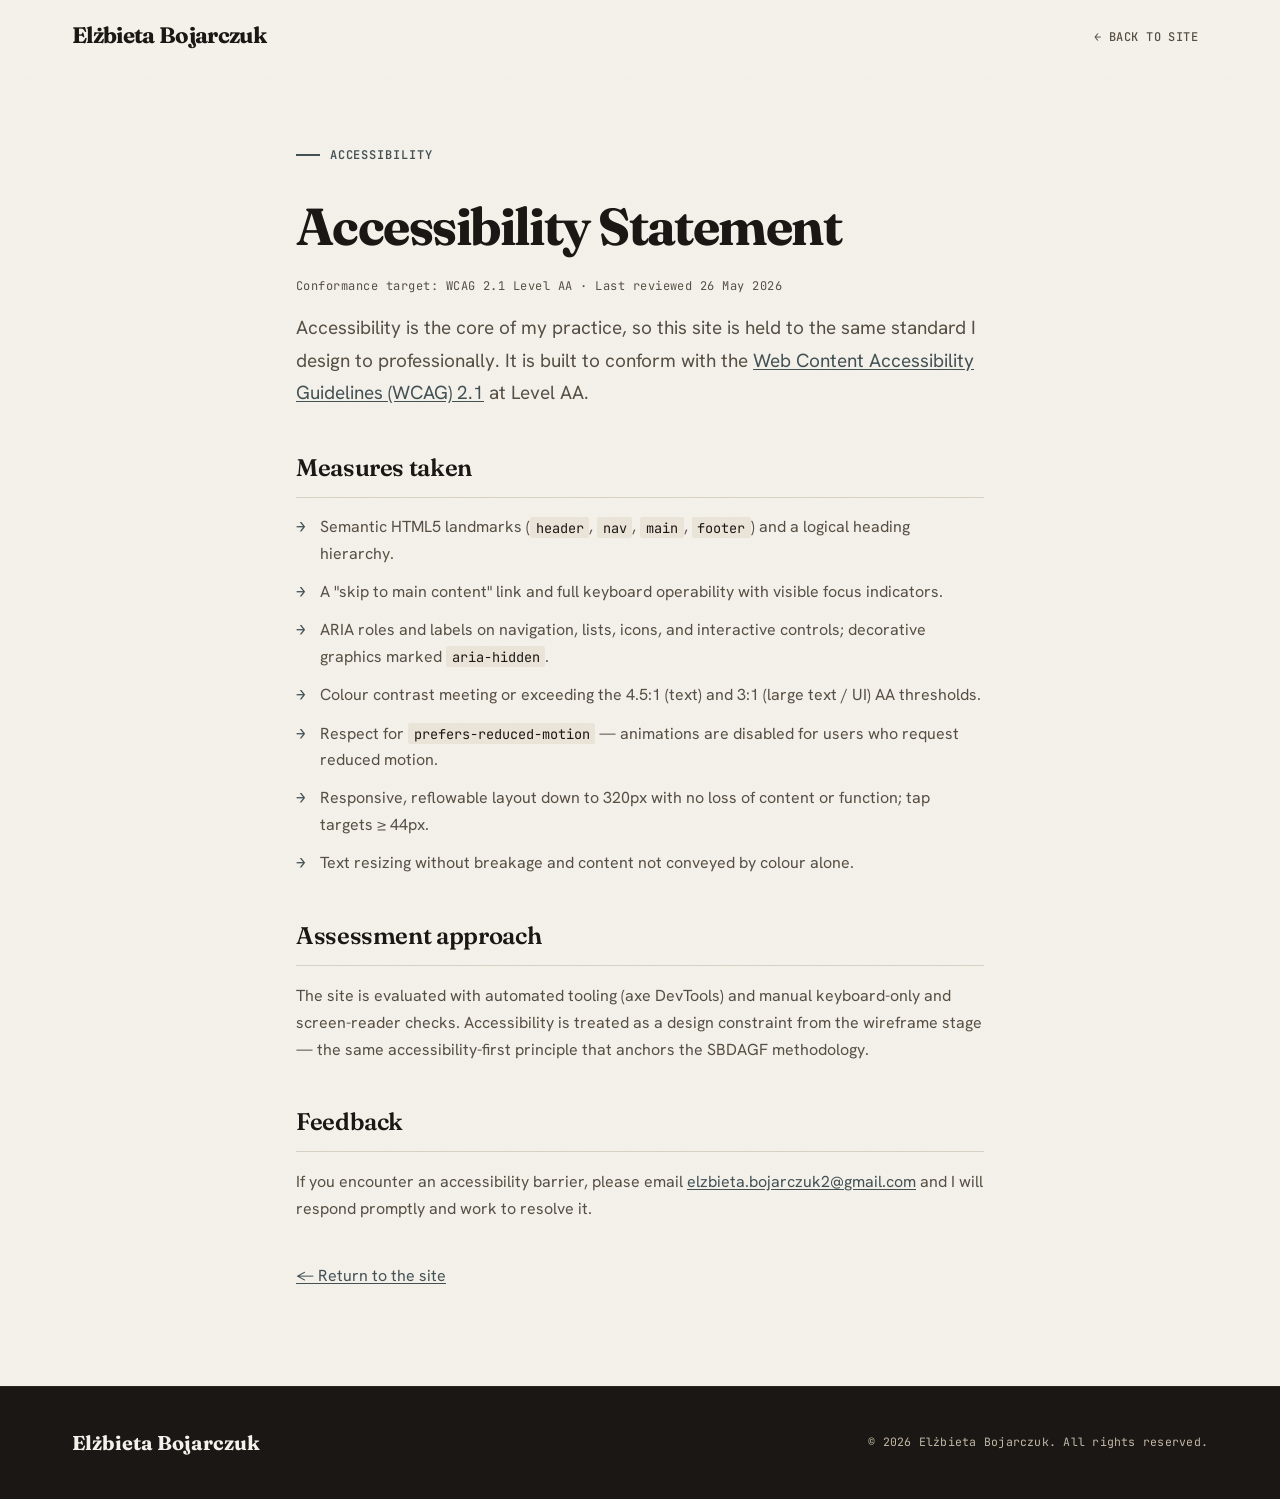
<file: accessibility.html>
<!DOCTYPE html>
<html lang="en">
<head>
  <meta charset="UTF-8">
  <meta name="viewport" content="width=device-width, initial-scale=1.0">
  <title>Accessibility Statement — Elżbieta Bojarczuk</title>
  <meta name="description" content="WCAG 2.1 Level AA accessibility statement for elzbietabojarczuk.github.io.">
  <link rel="canonical" href="https://elzbietabojarczuk.github.io/accessibility.html">
  <link rel="icon" type="image/svg+xml" href="favicon.svg">
  <link rel="preconnect" href="https://fonts.googleapis.com">
  <link rel="preconnect" href="https://fonts.gstatic.com" crossorigin>
  <link href="https://fonts.googleapis.com/css2?family=Fraunces:ital,opsz,wght@0,9..144,600;0,9..144,700;0,9..144,900;1,9..144,600&family=Hanken+Grotesk:wght@400;500;600;700&family=JetBrains+Mono:wght@400;500;600&display=swap" rel="stylesheet">
  <link rel="stylesheet" href="style.css">
</head>
<body>
  <a href="#main" class="skip-link">Skip to main content</a>
  <header class="site-header" role="banner">
    <nav class="nav" aria-label="Main navigation">
      <a href="index.html" class="nav-logo">Elżbieta Bojarczuk</a>
      <ul class="nav-links" role="list">
        <li><a href="index.html">← Back to site</a></li>
      </ul>
    </nav>
  </header>

  <main id="main" class="doc-page">
    <div class="container doc-narrow">
      <div class="section-label" data-index="§">Accessibility</div>
      <h1 class="doc-title">Accessibility Statement</h1>
      <p class="doc-meta">Conformance target: WCAG 2.1 Level AA · Last reviewed 26 May 2026</p>

      <p class="lead">Accessibility is the core of my practice, so this site is held to the same standard I design to professionally. It is built to conform with the <a href="https://www.w3.org/TR/WCAG21/" target="_blank" rel="noopener noreferrer">Web Content Accessibility Guidelines (WCAG) 2.1</a> at Level AA.</p>

      <h2 class="doc-h2">Measures taken</h2>
      <ul class="doc-list">
        <li>Semantic HTML5 landmarks (<code>header</code>, <code>nav</code>, <code>main</code>, <code>footer</code>) and a logical heading hierarchy.</li>
        <li>A "skip to main content" link and full keyboard operability with visible focus indicators.</li>
        <li>ARIA roles and labels on navigation, lists, icons, and interactive controls; decorative graphics marked <code>aria-hidden</code>.</li>
        <li>Colour contrast meeting or exceeding the 4.5:1 (text) and 3:1 (large text / UI) AA thresholds.</li>
        <li>Respect for <code>prefers-reduced-motion</code> — animations are disabled for users who request reduced motion.</li>
        <li>Responsive, reflowable layout down to 320px with no loss of content or function; tap targets ≥ 44px.</li>
        <li>Text resizing without breakage and content not conveyed by colour alone.</li>
      </ul>

      <h2 class="doc-h2">Assessment approach</h2>
      <p>The site is evaluated with automated tooling (axe DevTools) and manual keyboard-only and screen-reader checks. Accessibility is treated as a design constraint from the wireframe stage — the same accessibility-first principle that anchors the SBDAGF methodology.</p>

      <h2 class="doc-h2">Feedback</h2>
      <p>If you encounter an accessibility barrier, please email <a href="mailto:elzbieta.bojarczuk2@gmail.com">elzbieta.bojarczuk2@gmail.com</a> and I will respond promptly and work to resolve it.</p>

      <p class="doc-back"><a href="index.html">← Return to the site</a></p>
    </div>
  </main>

  <footer class="site-footer" role="contentinfo">
    <div class="container footer-inner">
      <span class="footer-logo">Elżbieta Bojarczuk</span>
      <p>&copy; 2026 Elżbieta Bojarczuk. All rights reserved.</p>
    </div>
  </footer>
</body>
</html>
</file>
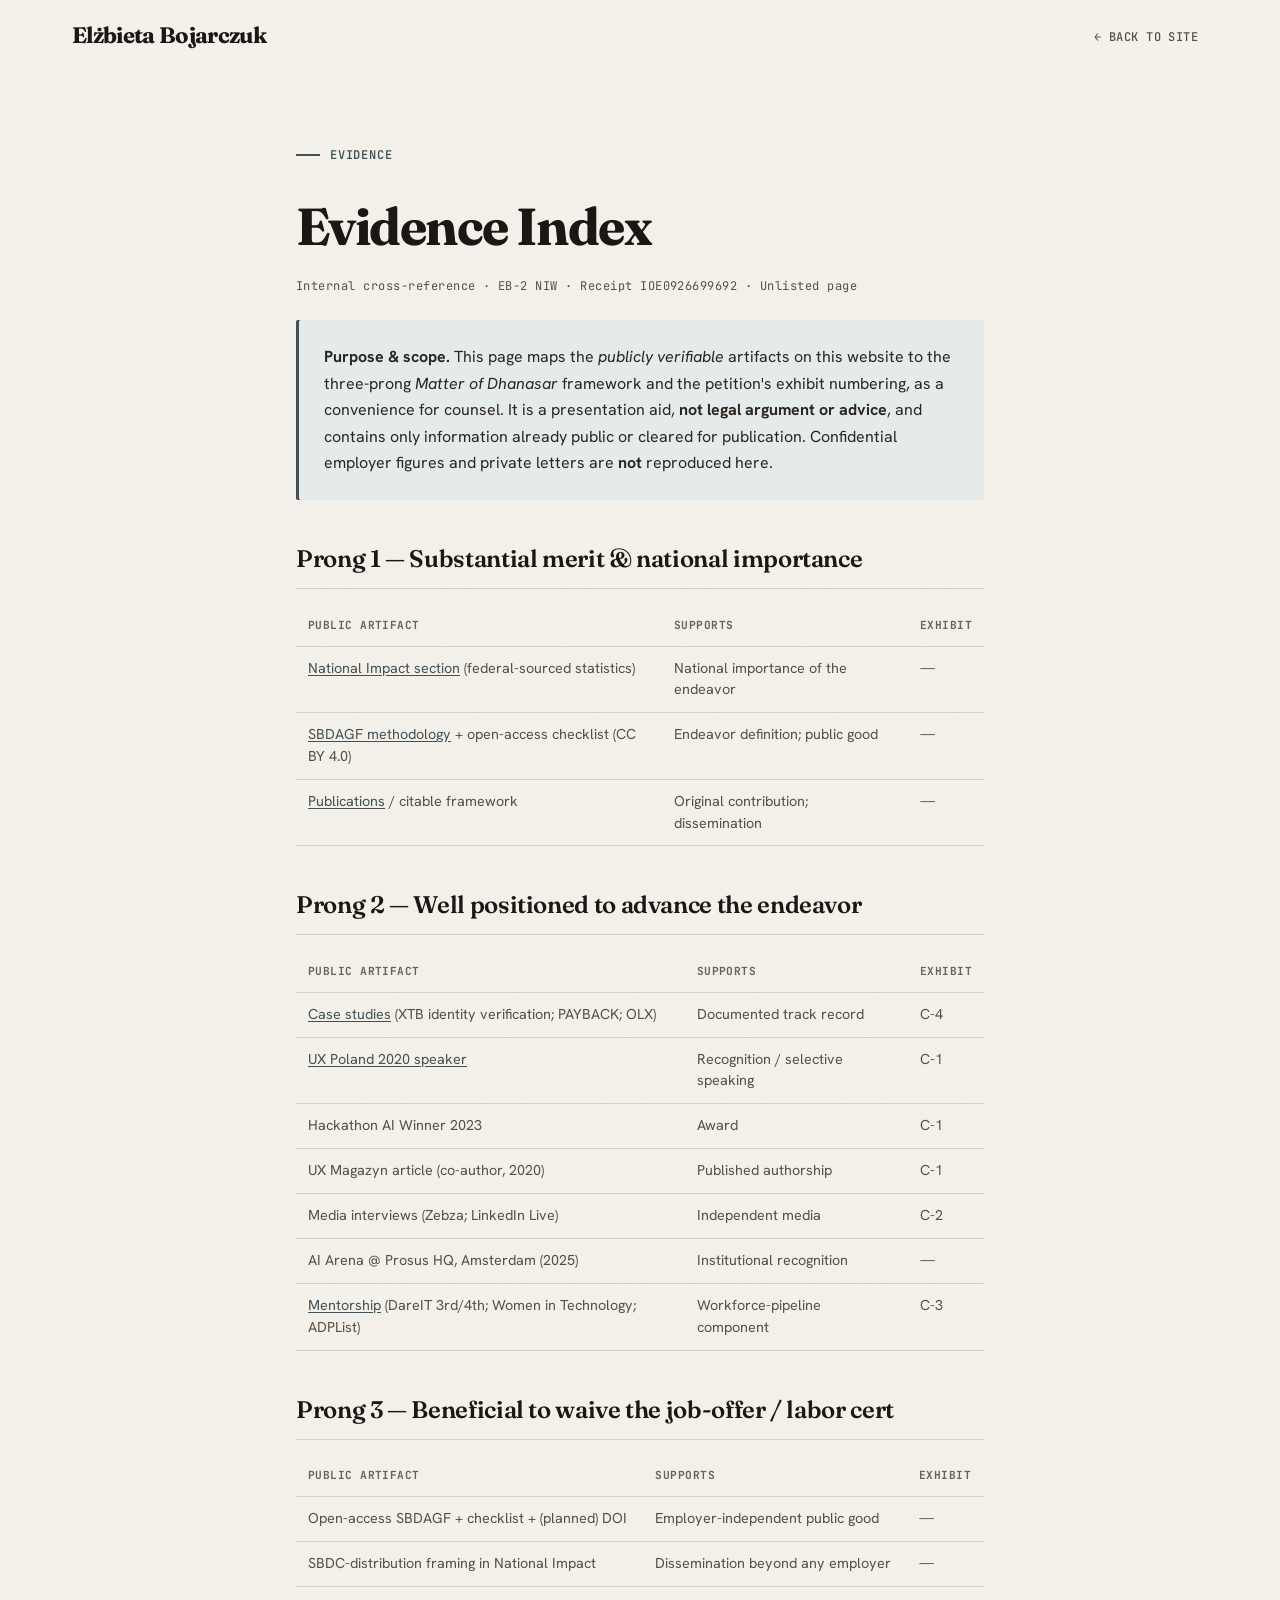
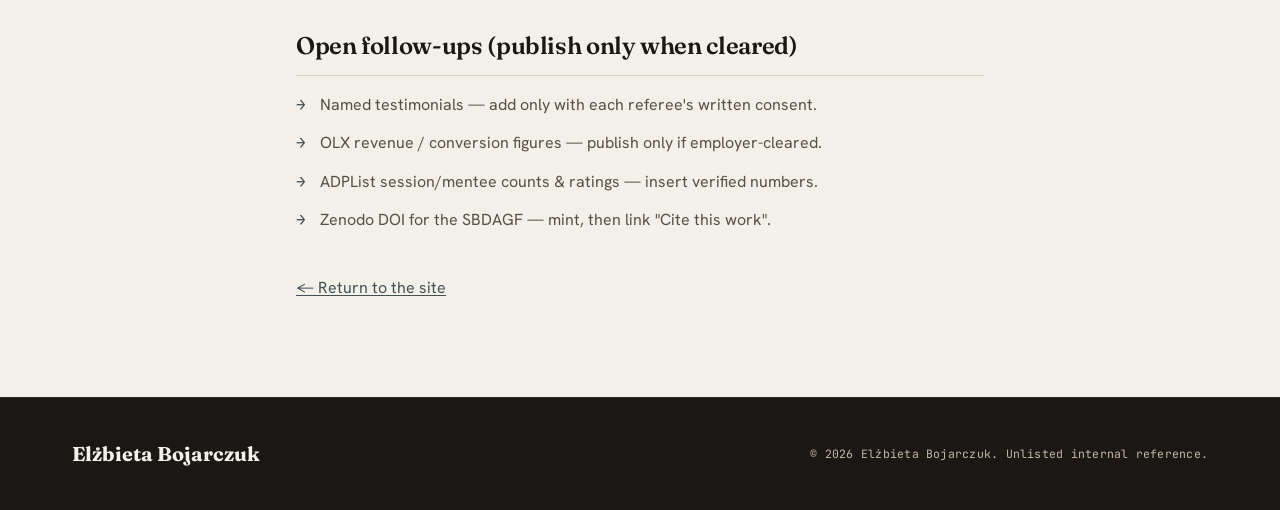
<file: evidence.html>
<!DOCTYPE html>
<html lang="en">
<head>
  <meta charset="UTF-8">
  <meta name="viewport" content="width=device-width, initial-scale=1.0">
  <meta name="robots" content="noindex, nofollow">
  <title>Evidence Index — Elżbieta Bojarczuk</title>
  <meta name="description" content="Cross-reference of public portfolio artifacts to the EB-2 NIW record.">
  <link rel="icon" type="image/svg+xml" href="favicon.svg">
  <link rel="preconnect" href="https://fonts.googleapis.com">
  <link rel="preconnect" href="https://fonts.gstatic.com" crossorigin>
  <link href="https://fonts.googleapis.com/css2?family=Fraunces:ital,opsz,wght@0,9..144,600;0,9..144,700;0,9..144,900;1,9..144,600&family=Hanken+Grotesk:wght@400;500;600;700&family=JetBrains+Mono:wght@400;500;600&display=swap" rel="stylesheet">
  <link rel="stylesheet" href="style.css">
</head>
<body>
  <a href="#main" class="skip-link">Skip to main content</a>
  <header class="site-header" role="banner">
    <nav class="nav" aria-label="Main navigation">
      <a href="index.html" class="nav-logo">Elżbieta Bojarczuk</a>
      <ul class="nav-links" role="list">
        <li><a href="index.html">← Back to site</a></li>
      </ul>
    </nav>
  </header>

  <main id="main" class="doc-page">
    <div class="container doc-narrow">
      <div class="section-label" data-index="§">Evidence</div>
      <h1 class="doc-title">Evidence Index</h1>
      <p class="doc-meta">Internal cross-reference · EB-2 NIW · Receipt IOE0926699692 · Unlisted page</p>

      <div class="doc-note" role="note">
        <strong>Purpose &amp; scope.</strong> This page maps the <em>publicly verifiable</em> artifacts on this website to the three-prong <em>Matter of Dhanasar</em> framework and the petition's exhibit numbering, as a convenience for counsel. It is a presentation aid, <strong>not legal argument or advice</strong>, and contains only information already public or cleared for publication. Confidential employer figures and private letters are <strong>not</strong> reproduced here.
      </div>

      <h2 class="doc-h2">Prong 1 — Substantial merit &amp; national importance</h2>
      <table class="doc-table">
        <thead><tr><th>Public artifact</th><th>Supports</th><th>Exhibit</th></tr></thead>
        <tbody>
          <tr><td><a href="index.html#impact">National Impact section</a> (federal-sourced statistics)</td><td>National importance of the endeavor</td><td>—</td></tr>
          <tr><td><a href="index.html#sbdagf">SBDAGF methodology</a> + open-access checklist (CC BY 4.0)</td><td>Endeavor definition; public good</td><td>—</td></tr>
          <tr><td><a href="index.html#publications">Publications</a> / citable framework</td><td>Original contribution; dissemination</td><td>—</td></tr>
        </tbody>
      </table>

      <h2 class="doc-h2">Prong 2 — Well positioned to advance the endeavor</h2>
      <table class="doc-table">
        <thead><tr><th>Public artifact</th><th>Supports</th><th>Exhibit</th></tr></thead>
        <tbody>
          <tr><td><a href="index.html#work">Case studies</a> (XTB identity verification; PAYBACK; OLX)</td><td>Documented track record</td><td>C-4</td></tr>
          <tr><td><a href="index.html#recognition">UX Poland 2020 speaker</a></td><td>Recognition / selective speaking</td><td>C-1</td></tr>
          <tr><td>Hackathon AI Winner 2023</td><td>Award</td><td>C-1</td></tr>
          <tr><td>UX Magazyn article (co-author, 2020)</td><td>Published authorship</td><td>C-1</td></tr>
          <tr><td>Media interviews (Zebza; LinkedIn Live)</td><td>Independent media</td><td>C-2</td></tr>
          <tr><td>AI Arena @ Prosus HQ, Amsterdam (2025)</td><td>Institutional recognition</td><td>—</td></tr>
          <tr><td><a href="index.html#mentorship">Mentorship</a> (DareIT 3rd/4th; Women in Technology; ADPList)</td><td>Workforce-pipeline component</td><td>C-3</td></tr>
        </tbody>
      </table>

      <h2 class="doc-h2">Prong 3 — Beneficial to waive the job-offer / labor cert</h2>
      <table class="doc-table">
        <thead><tr><th>Public artifact</th><th>Supports</th><th>Exhibit</th></tr></thead>
        <tbody>
          <tr><td>Open-access SBDAGF + checklist + (planned) DOI</td><td>Employer-independent public good</td><td>—</td></tr>
          <tr><td>SBDC-distribution framing in National Impact</td><td>Dissemination beyond any employer</td><td>—</td></tr>
        </tbody>
      </table>

      <h2 class="doc-h2">Open follow-ups (publish only when cleared)</h2>
      <ul class="doc-list">
        <li>Named testimonials — add only with each referee's written consent.</li>
        <li>OLX revenue / conversion figures — publish only if employer-cleared.</li>
        <li>ADPList session/mentee counts &amp; ratings — insert verified numbers.</li>
        <li>Zenodo DOI for the SBDAGF — mint, then link "Cite this work".</li>
      </ul>

      <p class="doc-back"><a href="index.html">← Return to the site</a></p>
    </div>
  </main>

  <footer class="site-footer" role="contentinfo">
    <div class="container footer-inner">
      <span class="footer-logo">Elżbieta Bojarczuk</span>
      <p>&copy; 2026 Elżbieta Bojarczuk. Unlisted internal reference.</p>
    </div>
  </footer>
</body>
</html>
</file>
<file: style.css>
/* ══════════════════════════════════════════
   Elżbieta Bojarczuk — Personal Website
   style.css  ·  v3.0 — Editorial Minimalist
   Warm paper · ink · single ochre accent
   ══════════════════════════════════════════ */

/* ── Tokens ── */
:root {
  --c-bg:        #f4f1ea;
  --c-bg-alt:    #eae4d8;
  --c-surface:   #fbfaf6;
  --c-ink:       #1a1714;
  --c-ink-soft:  #2b2620;
  --c-muted:     #574f44;
  --c-faint:     #6b6256;   /* AA: ~5.1:1 on cream — for small text on light bg */
  --c-faint-dk:  #c4b8a6;   /* faint for use on dark/ink backgrounds */
  --c-rule:      #d8d0c2;
  --c-rule-strong: #8f8470;  /* AA 3:1 on cream — interactive component borders */
  --c-rule-on-ink: #7c7264;  /* AA 3:1 on ink */
  --c-rule-soft: #e6dfd2;

  --c-accent:    #435155;   /* Narragansett Green HC-157 — AA ~6.8:1 on cream */
  --c-accent-h:  #364348;
  --c-accent-on-ink: #b8c8cc; /* light teal, AA on ink backgrounds */
  --c-accent-wash: #e5eaeb;   /* light teal wash */
  --c-narragansett:   #435155;   /* BM Narragansett Green HC-157 */
  --c-narragansett-h: #364348;
  --c-raindance:      #a7b3aa;   /* BM Raindance 1572 */

  --ff-display: 'Fraunces', Georgia, 'Times New Roman', serif;
  --ff-body:    'Hanken Grotesk', -apple-system, BlinkMacSystemFont, 'Segoe UI', sans-serif;
  --ff-mono:    'JetBrains Mono', ui-monospace, 'SFMono-Regular', Menlo, monospace;

  --r-sm: 2px;
  --r-md: 3px;

  --ease-smooth: cubic-bezier(0.16, 1, 0.3, 1);

  --maxw: 76rem;
}

/* ── Reset ── */
*, *::before, *::after { box-sizing: border-box; margin: 0; padding: 0; }

html {
  scroll-behavior: smooth;
  scroll-padding-top: 5rem;
  -webkit-text-size-adjust: 100%;
}

body {
  font-family: var(--ff-body);
  font-size: 1rem;
  line-height: 1.6;
  color: var(--c-ink);
  background: var(--c-bg);
  -webkit-font-smoothing: antialiased;
  -moz-osx-font-smoothing: grayscale;
  overflow-x: hidden;
  /* faint paper grain — no gradients, no orbs */
  background-image: url("data:image/svg+xml,%3Csvg xmlns='http://www.w3.org/2000/svg' width='120' height='120'%3E%3Cfilter id='n'%3E%3CfeTurbulence type='fractalNoise' baseFrequency='0.9' numOctaves='2' stitchTiles='stitch'/%3E%3C/filter%3E%3Crect width='120' height='120' filter='url(%23n)' opacity='0.025'/%3E%3C/svg%3E");
}

img, svg { display: block; max-width: 100%; }
a { color: inherit; }
ol, ul { list-style: none; }
button { font-family: inherit; }
::selection { background: var(--c-accent); color: #fff; }

/* ── Skip link ── */
.skip-link {
  position: absolute;
  top: -200%;
  left: 1rem;
  background: var(--c-ink);
  color: var(--c-bg);
  padding: 0.6rem 1.25rem;
  border-radius: var(--r-sm);
  font-weight: 600;
  text-decoration: none;
  z-index: 9999;
  transition: top 0.2s;
}
.skip-link:focus { top: 1rem; }

/* ── Layout ── */
.container {
  max-width: var(--maxw);
  margin: 0 auto;
  padding: 0 2.5rem;
}

/* ── Focus ── */
*:focus-visible {
  outline: 2px solid var(--c-narragansett);
  outline-offset: 3px;
  border-radius: var(--r-sm);
}
/* focus contrast on dark sections */
.contact-section *:focus-visible,
.site-footer *:focus-visible { outline-color: var(--c-accent-on-ink); }

/* ══ HEADER ══════════════════════════════ */

.site-header {
  position: sticky;
  top: 0;
  z-index: 200;
  background: rgba(244, 241, 234, 0.85);
  backdrop-filter: blur(12px) saturate(140%);
  -webkit-backdrop-filter: blur(12px) saturate(140%);
  border-bottom: 1px solid transparent;
  transition: border-color 0.3s, background 0.3s;
}
.site-header.scrolled {
  border-bottom-color: var(--c-rule);
}

.nav {
  max-width: var(--maxw);
  margin: 0 auto;
  padding: 1.15rem 2.5rem;
  display: flex;
  align-items: center;
  justify-content: space-between;
}

.nav-logo {
  font-family: var(--ff-display);
  font-size: 1.4rem;
  font-weight: 700;
  color: var(--c-ink);
  letter-spacing: -0.03em;
  text-decoration: none;
  transition: color 0.2s;
}
.nav-logo:hover { color: var(--c-narragansett); }

.nav-links {
  display: flex;
  gap: 0.5rem;
}
.nav-links a {
  text-decoration: none;
  color: var(--c-muted);
  font-family: var(--ff-mono);
  font-weight: 500;
  font-size: 0.75rem;
  letter-spacing: 0.04em;
  text-transform: uppercase;
  padding: 0.4rem 0.6rem;
  position: relative;
  transition: color 0.2s;
}
.nav-links a::after {
  content: '';
  position: absolute;
  left: 0.6rem;
  right: 0.6rem;
  bottom: 0.15rem;
  height: 1.5px;
  background: var(--c-accent);
  transform: scaleX(0);
  transform-origin: left;
  transition: transform 0.25s var(--ease-smooth);
}
.nav-links a:hover,
.nav-links a.active { color: var(--c-ink); }
.nav-links a:hover::after,
.nav-links a.active::after { transform: scaleX(1); }

.nav-toggle {
  display: none;
  flex-direction: column;
  gap: 5px;
  background: none;
  border: none;
  cursor: pointer;
  padding: 0.5rem;
}
.nav-toggle span {
  display: block;
  width: 22px;
  height: 2px;
  background: var(--c-ink);
  transition: transform 0.3s var(--ease-smooth), opacity 0.3s;
}
.nav-toggle[aria-expanded="true"] span:nth-child(1) { transform: translateY(7px) rotate(45deg); }
.nav-toggle[aria-expanded="true"] span:nth-child(2) { opacity: 0; }
.nav-toggle[aria-expanded="true"] span:nth-child(3) { transform: translateY(-7px) rotate(-45deg); }

/* ══ HERO ═══════════════════════════════ */

.hero {
  position: relative;
  min-height: 90vh;
  display: flex;
  flex-direction: column;
  justify-content: center;
  background: var(--c-bg);
  overflow: hidden;
  padding: 5rem 0 3rem;
  border-bottom: 1px solid var(--c-rule);
}

/* oversized faint editorial watermark — replaces glowing orbs */
.hero-mark {
  position: absolute;
  right: -2vw;
  bottom: -8vh;
  font-family: var(--ff-display);
  font-weight: 900;
  font-size: 46vw;
  line-height: 0.8;
  color: var(--c-ink);
  opacity: 0.035;
  letter-spacing: -0.05em;
  pointer-events: none;
  user-select: none;
  z-index: 0;
}

.hero-rule {
  position: relative;
  z-index: 1;
  display: flex;
  justify-content: space-between;
  align-items: baseline;
  gap: 1rem;
  flex-wrap: wrap;
  font-family: var(--ff-mono);
  font-size: 0.72rem;
  letter-spacing: 0.08em;
  text-transform: uppercase;
  color: var(--c-faint);
  padding-bottom: 1.5rem;
  margin-bottom: 3rem;
  border-bottom: 1px solid var(--c-rule);
}
.hero-rule .accent { color: var(--c-accent); }

.hero-layout {
  position: relative;
  z-index: 1;
}

.hero-kicker {
  font-family: var(--ff-mono);
  font-size: 0.8rem;
  font-weight: 500;
  color: var(--c-accent);
  letter-spacing: 0.12em;
  text-transform: uppercase;
  margin-bottom: 1.25rem;
}

.hero h1 {
  font-family: var(--ff-display);
  font-size: clamp(3rem, 9vw, 7.5rem);
  font-weight: 900;
  line-height: 0.92;
  letter-spacing: -0.04em;
  color: var(--c-ink);
  margin-bottom: 1.5rem;
}
.hero h1 .amp {
  font-style: italic;
  font-weight: 600;
}

.hero-role {
  font-family: var(--ff-display);
  font-size: clamp(1.25rem, 2.4vw, 1.75rem);
  font-style: italic;
  font-weight: 600;
  color: var(--c-ink-soft);
  margin-bottom: 1.5rem;
}
.hero-role::before {
  content: '';
  display: inline-block;
  width: 2.5rem;
  height: 1px;
  background: var(--c-accent);
  vertical-align: middle;
  margin-right: 0.85rem;
}

.hero-tagline {
  font-size: 1.125rem;
  color: var(--c-muted);
  line-height: 1.7;
  max-width: 40rem;
  margin-bottom: 2.5rem;
}

.hero-cta {
  display: flex;
  gap: 1rem;
  flex-wrap: wrap;
}

/* Metric strip (replaces floating stat cards) */
.hero-stats {
  position: relative;
  z-index: 1;
  display: grid;
  grid-template-columns: repeat(4, 1fr);
  margin-top: 4rem;
  border-top: 1px solid var(--c-rule);
}

.stat-card {
  padding: 1.5rem 1.5rem 0;
  border-left: 1px solid var(--c-rule);
  transition: background 0.25s;
}
.stat-card:hover { background: rgba(67, 81, 85, 0.04); }
.stat-card:first-child { border-left: none; padding-left: 0; }

.stat-number {
  display: block;
  font-family: var(--ff-display);
  font-size: clamp(2.25rem, 4vw, 3.25rem);
  font-weight: 700;
  color: var(--c-ink);
  line-height: 1;
  letter-spacing: -0.02em;
  margin-bottom: 0.6rem;
}
.stat-label {
  display: block;
  font-family: var(--ff-mono);
  font-size: 0.7rem;
  font-weight: 500;
  letter-spacing: 0.06em;
  text-transform: uppercase;
  color: var(--c-faint);
}
/* word-based stats (e.g. "Worldwide") sit smaller than numeric ones */
.stat-number.is-word {
  font-size: clamp(1.5rem, 3.2vw, 2.25rem);
  font-style: italic;
}

/* Scroll hint */
.scroll-hint {
  position: absolute;
  bottom: 1.5rem;
  left: 50%;
  transform: translateX(-50%);
  color: var(--c-faint);
  display: flex;
  align-items: center;
  justify-content: center;
  width: 2.25rem;
  height: 2.25rem;
  text-decoration: none;
  animation: bounce 2.5s ease-in-out infinite;
  transition: color 0.2s;
  z-index: 1;
}
.scroll-hint:hover { color: var(--c-narragansett); }

@keyframes bounce {
  0%, 100% { transform: translateX(-50%) translateY(0); }
  50%      { transform: translateX(-50%) translateY(6px); }
}

/* ══ BUTTONS ═════════════════════════════ */

.btn {
  display: inline-flex;
  align-items: center;
  gap: 0.6rem;
  padding: 0.9rem 1.75rem;
  border-radius: var(--r-sm);
  font-family: var(--ff-mono);
  font-weight: 600;
  font-size: 0.8rem;
  letter-spacing: 0.04em;
  text-transform: uppercase;
  text-decoration: none;
  border: 1.5px solid var(--c-ink);
  cursor: pointer;
  position: relative;
  transition: background 0.22s var(--ease-smooth), color 0.22s, border-color 0.22s, transform 0.22s;
  min-height: 44px;
  white-space: nowrap;
}
.btn-primary {
  background: var(--c-ink);
  color: var(--c-bg);
}
.btn-primary:hover, .btn-primary:focus-visible {
  background: var(--c-narragansett);
  border-color: var(--c-narragansett);
  transform: translateY(-2px);
}
.btn-outline {
  background: transparent;
  color: var(--c-ink);
  border-color: var(--c-rule-strong);
}
.btn-outline:hover, .btn-outline:focus-visible {
  border-color: var(--c-raindance);
  color: var(--c-narragansett);
  transform: translateY(-2px);
}

/* ══ SECTIONS ════════════════════════════ */

.section {
  padding: 7rem 0;
  border-bottom: 1px solid var(--c-rule);
}
.section-alt {
  background: var(--c-bg-alt);
}

.section-label {
  font-family: var(--ff-mono);
  font-size: 0.75rem;
  font-weight: 600;
  letter-spacing: 0.08em;
  text-transform: uppercase;
  color: var(--c-accent);
  margin-bottom: 1.25rem;
  display: flex;
  align-items: center;
  gap: 0.6rem;
}
/* leading accent tick replaces numeric index */
.section-label::before {
  content: '';
  width: 1.5rem;
  height: 2px;
  background: var(--c-accent);
}

.section-heading {
  font-family: var(--ff-display);
  font-size: clamp(2.25rem, 4.5vw, 3.75rem);
  font-weight: 700;
  line-height: 1.05;
  letter-spacing: -0.03em;
  color: var(--c-ink);
  margin-bottom: 3rem;
}
.section-heading em {
  font-style: italic;
  font-weight: 600;
  color: var(--c-accent);
}

.subsection-heading {
  font-family: var(--ff-display);
  font-size: 1.5rem;
  font-weight: 600;
  letter-spacing: -0.015em;
  margin-top: 4rem;
  margin-bottom: 1.75rem;
  color: var(--c-ink);
  padding-bottom: 0.75rem;
  border-bottom: 1px solid var(--c-rule);
}

.lead {
  font-size: 1.1875rem;
  line-height: 1.7;
  color: var(--c-ink-soft);
}

/* ══ ABOUT ═══════════════════════════════ */

.about-grid {
  display: grid;
  grid-template-columns: 1fr 22rem;
  gap: 4rem;
  align-items: start;
}

.about-text p {
  color: var(--c-muted);
  margin-bottom: 1.1rem;
  line-height: 1.75;
}
.about-text p:last-child { margin-bottom: 0; }
.about-text .lead { color: var(--c-ink-soft); }
.about-text strong { color: var(--c-ink); font-weight: 600; }

.about-badges {
  display: flex;
  flex-wrap: wrap;
  gap: 0.5rem;
  margin-top: 1.75rem;
}

.badge {
  font-family: var(--ff-mono);
  font-size: 0.7rem;
  font-weight: 500;
  letter-spacing: 0.03em;
  padding: 0.4rem 0.75rem;
  border-radius: var(--r-sm);
  background: transparent;
  color: var(--c-ink-soft);
  border: 1px solid var(--c-rule);
}

.about-highlights {
  display: flex;
  flex-direction: column;
}

.highlight-card {
  background: transparent;
  border-top: 1px solid var(--c-rule);
  padding: 1.5rem 0;
  display: grid;
  grid-template-columns: auto 1fr;
  grid-template-rows: auto auto;
  column-gap: 1rem;
  align-items: center;
  transition: padding-left 0.25s var(--ease-smooth), border-top-color 0.25s;
}
.highlight-card--labeled {
  grid-template-rows: auto auto auto;
  position: relative;
  padding-top: 2rem;
}
.highlight-card--labeled .highlight-icon {
  grid-row: span 3;
}
.about-highlights .highlight-card:last-child { border-bottom: 1px solid var(--c-rule); }
.highlight-card:hover { padding-left: 0.5rem; border-top-color: var(--c-raindance); }

.highlight-icon {
  grid-row: span 2;
  width: 2.5rem;
  height: 2.5rem;
  border: 1px solid var(--c-rule);
  border-radius: var(--r-sm);
  color: var(--c-accent);
  display: flex;
  align-items: center;
  justify-content: center;
}

.highlight-number {
  font-family: var(--ff-display);
  font-size: 1.875rem;
  font-weight: 700;
  color: var(--c-ink);
  line-height: 1;
}
.highlight-label {
  position: absolute;
  top: 0;
  left: 0;
  transform: translateY(-50%);
  background: var(--c-bg);
  padding-right: 0.75rem;
  font-family: var(--ff-display);
  font-style: italic;
  font-size: 0.6875rem;
  font-weight: 600;
  letter-spacing: 0.04em;
  text-transform: uppercase;
  color: var(--c-accent);
  line-height: 1;
}
.highlight-text {
  font-size: 0.8125rem;
  color: var(--c-muted);
  line-height: 1.35;
}

/* ══ TIMELINE ════════════════════════════ */

.timeline {
  position: relative;
  padding-left: 2.5rem;
}
.timeline::before {
  content: '';
  position: absolute;
  left: 0.3125rem;
  top: 0.5rem;
  bottom: 0.5rem;
  width: 1px;
  background: var(--c-rule);
}

.timeline-item {
  position: relative;
  padding-bottom: 3.5rem;
  transition: padding-left 0.3s var(--ease-smooth);
}
.timeline-item:hover { padding-left: 0.5rem; }
.timeline-item:hover .timeline-dot { background: var(--c-narragansett); border-color: var(--c-narragansett); }
.timeline-item:hover .timeline-role { color: var(--c-narragansett); }
.timeline-item:last-child { padding-bottom: 0; }

.timeline-dot {
  position: absolute;
  left: -2.5rem;
  top: 0.4rem;
  transition: background 0.3s, border-color 0.3s;
  width: 11px;
  height: 11px;
  background: var(--c-accent);
  border-radius: 50%;
  z-index: 1;
}

.timeline-meta {
  display: flex;
  align-items: center;
  gap: 1rem;
  flex-wrap: wrap;
  margin-bottom: 0.6rem;
}

.timeline-date {
  font-family: var(--ff-mono);
  font-size: 0.72rem;
  font-weight: 600;
  color: var(--c-accent);
  text-transform: uppercase;
  letter-spacing: 0.05em;
}

.timeline-company {
  font-family: var(--ff-mono);
  font-size: 0.72rem;
  font-weight: 500;
  letter-spacing: 0.03em;
  color: var(--c-faint);
}
.timeline-company::before {
  content: '— ';
}

.timeline-role {
  font-family: var(--ff-display);
  font-size: 1.5rem;
  font-weight: 700;
  transition: color 0.3s;
  letter-spacing: -0.015em;
  color: var(--c-ink);
  margin-bottom: 0.75rem;
}

.timeline-body > p {
  color: var(--c-muted);
  line-height: 1.75;
  margin-bottom: 1.25rem;
  max-width: 44rem;
}

.achievement-label {
  font-family: var(--ff-mono);
  font-size: 0.7rem;
  font-weight: 600;
  letter-spacing: 0.08em;
  text-transform: uppercase;
  color: var(--c-accent);
  margin-bottom: 0.75rem;
}

.achievement-list {
  display: flex;
  flex-direction: column;
  gap: 0.6rem;
}
.achievement-list li {
  position: relative;
  padding-left: 1.5rem;
  color: var(--c-muted);
  font-size: 0.9375rem;
  line-height: 1.6;
}
.achievement-list li::before {
  content: '→';
  position: absolute;
  left: 0;
  top: 0;
  color: var(--c-accent);
  font-family: var(--ff-mono);
}
.achievement-list strong { color: var(--c-ink); font-weight: 600; }

/* ══ SBDAGF ══════════════════════════════ */

.sbdagf-section { background: var(--c-surface); }

.sbdagf-intro {
  max-width: 54rem;
  margin: 0 auto 3rem;
  text-align: center;
}
.sbdagf-intro .section-label { display: inline-flex; }
.sbdagf-intro .section-heading { margin-bottom: 0.75rem; }

.sbdagf-full-name {
  font-family: var(--ff-display);
  font-style: italic;
  font-size: 1.25rem;
  color: var(--c-ink-soft);
  margin-bottom: 0.75rem;
}

.sbdagf-license {
  font-family: var(--ff-mono);
  font-size: 0.72rem;
  letter-spacing: 0.04em;
  text-transform: uppercase;
  color: var(--c-faint);
  margin-bottom: 1.75rem;
}
.sbdagf-license a { color: var(--c-accent); text-decoration: underline; text-underline-offset: 2px; }

.sbdagf-lead {
  max-width: 46rem;
  margin: 0 auto;
}

/* PDF download CTA — primary black button, single row */
.pdf-download {
  display: inline-flex;
  align-items: center;
  gap: 0.8rem;
  margin: 2.25rem auto 0;
  padding: 1.2rem 2.25rem;
  text-decoration: none;
  color: var(--c-bg);
  background: var(--c-ink);
  border: 1.5px solid var(--c-ink);
  border-radius: var(--r-sm);
  position: relative;
  min-height: 56px;
  transition: background 0.25s var(--ease-smooth), border-color 0.25s, transform 0.25s var(--ease-smooth);
}
.pdf-download:hover,
.pdf-download:focus-visible {
  background: var(--c-narragansett);
  border-color: var(--c-narragansett);
  transform: translateY(-2px);
}

.pdf-download-icon {
  flex: none;
  align-self: center;
  width: 24px;
  height: 24px;
  display: block;
}

.pdf-download-label {
  align-self: center;
  line-height: 1;
  font-family: var(--ff-body);
  font-size: 1.0625rem;
  font-weight: 600;
  letter-spacing: 0.01em;
}
.pdf-download-meta {
  align-self: center;
  line-height: 1;
  font-family: var(--ff-mono);
  font-size: 0.7rem;
  letter-spacing: 0.06em;
  text-transform: uppercase;
  color: var(--c-rule);
  padding-left: 0.7rem;
  margin-left: 0.2rem;
  border-left: 1px solid rgba(255,255,255,0.25);
}

.sbdagf-stats {
  display: grid;
  grid-template-columns: repeat(3, 1fr);
  padding: 2.5rem 0;
  border-top: 1px solid var(--c-rule);
  border-bottom: 1px solid var(--c-rule);
  margin-bottom: 1rem;
}

.sbdagf-stat-item {
  text-align: center;
  padding: 0 1.5rem;
  border-left: 1px solid var(--c-rule);
}
.sbdagf-stat-item:first-child { border-left: none; }
.sbdagf-stat-num {
  display: block;
  font-family: var(--ff-display);
  font-size: 2.5rem;
  font-weight: 700;
  color: var(--c-ink);
  line-height: 1;
  letter-spacing: -0.02em;
}
.sbdagf-stat-desc {
  display: block;
  font-size: 0.8125rem;
  color: var(--c-muted);
  max-width: 13rem;
  margin: 0.6rem auto 0;
  line-height: 1.4;
}

/* Principles */
.principles-grid {
  display: grid;
  grid-template-columns: repeat(2, 1fr);
  gap: 1px;
  background: var(--c-rule);
  border: 1px solid var(--c-rule);
}
.principles-grid .principle-card:last-child {
  grid-column: span 2;
}

.principle-card {
  background: var(--c-surface);
  border: 1px solid transparent;
  padding: 2rem;
  transition: background 0.25s, border-color 0.25s, transform 0.25s var(--ease-smooth);
  position: relative;
}
.principle-card:hover { background: var(--c-bg); border-color: var(--c-raindance); transform: translateY(-2px); }

.principle-card--accent {
  background: var(--c-accent-wash);
  box-shadow: inset 3px 0 0 var(--c-accent);
}
.principle-card--accent:hover { background: var(--c-accent-wash); border-color: var(--c-raindance); }
.principle-card--accent h4 { color: var(--c-ink); }
.principle-card--accent p { color: var(--c-muted); }

.principle-num {
  font-family: var(--ff-mono);
  font-size: 0.8rem;
  font-weight: 600;
  color: var(--c-accent);
  letter-spacing: 0.05em;
  margin-bottom: 1rem;
  display: block;
}

.principle-card h4 {
  font-family: var(--ff-display);
  font-size: 1.1875rem;
  font-weight: 600;
  color: var(--c-ink);
  margin-bottom: 0.75rem;
  line-height: 1.2;
}
.principle-card p {
  font-size: 0.9375rem;
  color: var(--c-muted);
  line-height: 1.65;
}

/* Layers */
.layers-grid {
  display: grid;
  grid-template-columns: repeat(2, 1fr);
  gap: 1.5rem;
}

.layer-card {
  background: var(--c-bg);
  border: 1px solid var(--c-rule);
  border-radius: var(--r-sm);
  padding: 2rem;
}

.layer-badge {
  display: inline-block;
  font-family: var(--ff-mono);
  font-size: 0.7rem;
  font-weight: 600;
  text-transform: uppercase;
  letter-spacing: 0.06em;
  color: var(--c-accent);
  border: 1px solid var(--c-accent);
  padding: 0.25rem 0.6rem;
  border-radius: var(--r-sm);
  margin-bottom: 1rem;
}

.layer-card h4 {
  font-family: var(--ff-display);
  font-size: 1.25rem;
  font-weight: 600;
  margin-bottom: 0.5rem;
}

.layer-audience {
  font-size: 0.875rem;
  color: var(--c-faint);
  margin-bottom: 1.5rem;
  line-height: 1.5;
}

.flow-row {
  display: flex;
  align-items: center;
  gap: 0.5rem;
  flex-wrap: wrap;
}
.flow-step {
  font-family: var(--ff-mono);
  font-size: 0.75rem;
  font-weight: 500;
  color: var(--c-ink);
  padding: 0.35rem 0.6rem;
  border-radius: var(--r-sm);
  border: 1px solid var(--c-rule);
  white-space: nowrap;
}
.flow-arrow {
  color: var(--c-accent);
  font-family: var(--ff-mono);
}

/* Phases */
.phases-grid {
  display: grid;
  grid-template-columns: repeat(auto-fit, minmax(15rem, 1fr));
  gap: 1.5rem;
}

.phase-card {
  background: var(--c-bg);
  border-top: 2px solid var(--c-ink);
  padding: 1.5rem 0 0;
  transition: border-color 0.25s;
}
.phase-card:hover { border-color: var(--c-raindance); }

.phase-num {
  font-family: var(--ff-display);
  font-size: 2.5rem;
  font-weight: 700;
  color: var(--c-ink);
  line-height: 1;
  display: block;
  margin-bottom: 1rem;
  letter-spacing: -0.02em;
}
.phase-card:hover .phase-num { color: var(--c-narragansett); }

.phase-card h4 {
  font-family: var(--ff-display);
  font-size: 1.0625rem;
  font-weight: 600;
  color: var(--c-ink);
  margin-bottom: 0.5rem;
}
.phase-card p {
  font-size: 0.875rem;
  color: var(--c-muted);
  line-height: 1.65;
}

/* Audience */
.audience-grid {
  display: grid;
  grid-template-columns: repeat(auto-fit, minmax(14rem, 1fr));
  gap: 1px;
  background: var(--c-rule);
  border: 1px solid var(--c-rule);
}

.audience-card {
  background: var(--c-surface);
  padding: 1.75rem;
  transition: background 0.25s, transform 0.25s var(--ease-smooth);
}
.audience-card:hover { background: var(--c-bg); transform: translateY(-3px); }

.audience-icon {
  display: flex;
  align-items: center;
  justify-content: center;
  width: 2.5rem;
  height: 2.5rem;
  border-radius: 0.5rem;
  background: color-mix(in srgb, var(--c-accent) 10%, transparent);
  color: var(--c-accent);
  margin-bottom: 0.875rem;
}
.audience-icon svg { stroke: var(--c-accent); }

.audience-card h4 {
  font-family: var(--ff-display);
  font-size: 1.0625rem;
  font-weight: 600;
  color: var(--c-ink);
  margin-bottom: 0.5rem;
}
.audience-card p {
  font-size: 0.875rem;
  color: var(--c-muted);
  line-height: 1.65;
}

/* ══ SKILLS ══════════════════════════════ */

.skills-grid {
  display: grid;
  grid-template-columns: repeat(2, 1fr);
  gap: 3rem 4rem;
}

.skill-group h3 {
  font-family: var(--ff-mono);
  font-size: 0.72rem;
  font-weight: 600;
  color: var(--c-accent);
  margin-bottom: 1.25rem;
  text-transform: uppercase;
  letter-spacing: 0.08em;
  padding-bottom: 0.6rem;
  border-bottom: 1px solid var(--c-rule);
}

.tag-list {
  display: flex;
  flex-wrap: wrap;
  gap: 0.5rem;
}
.tag-list li {
  background: transparent;
  border: 1px solid var(--c-rule);
  border-radius: var(--r-sm);
  padding: 0.35rem 0.8rem;
  font-size: 0.875rem;
  font-weight: 500;
  color: var(--c-ink-soft);
  transition: border-color 0.2s, color 0.2s, background 0.2s;
}
.tag-list li:hover {
  border-color: var(--c-narragansett);
  background: var(--c-ink);
  color: var(--c-bg);
}

.skill-subheading {
  font-family: var(--ff-mono);
  font-size: 0.72rem;
  font-weight: 600;
  letter-spacing: 0.08em;
  text-transform: uppercase;
  color: var(--c-muted);
  margin-top: 2rem;
  margin-bottom: 0.75rem;
}

.education-list {
  display: flex;
  flex-direction: column;
  gap: 1rem;
}
.education-list li {
  display: flex;
  flex-direction: column;
}
.education-list strong {
  font-size: 0.9375rem;
  font-weight: 600;
  color: var(--c-ink);
}
.education-list span {
  font-size: 0.875rem;
  color: var(--c-faint);
}

/* ══ CONTACT ═════════════════════════════ */

.contact-section {
  background: var(--c-ink);
  color: var(--c-bg);
  border-bottom: none;
}
.contact-section .section-heading { color: var(--c-bg); }
.contact-section .section-heading em { color: var(--c-accent-on-ink); }
.contact-section .section-label { color: var(--c-accent-on-ink); }
.contact-section .section-label::before { background: var(--c-accent-on-ink); }
.contact-section .contact-label { color: var(--c-faint-dk); }

.contact-lead {
  font-size: 1.1875rem;
  color: var(--c-rule);
  max-width: 38rem;
  margin-bottom: 3rem;
  line-height: 1.7;
}

.contact-grid {
  display: grid;
  grid-template-columns: repeat(auto-fit, minmax(13rem, 1fr));
  gap: 1.5rem;
}

.contact-card {
  display: flex;
  flex-direction: column;
  align-items: flex-start;
  gap: 0.25rem;
  padding: 1.75rem;
  background: transparent;
  border: 1px solid var(--c-rule-on-ink);
  border-radius: var(--r-sm);
  text-decoration: none;
  transition: border-color 0.25s, transform 0.25s var(--ease-smooth), background 0.25s;
}
.contact-card:hover, .contact-card:focus-visible {
  border-color: var(--c-raindance);
  background: var(--c-ink-soft);
  transform: translateY(-3px);
}

.contact-icon-wrap {
  width: 2.5rem;
  height: 2.5rem;
  border-radius: var(--r-sm);
  border: 1px solid var(--c-ink-soft);
  color: var(--c-accent);
  display: flex;
  align-items: center;
  justify-content: center;
  margin-bottom: 1rem;
  transition: border-color 0.25s;
}
.contact-card:hover .contact-icon-wrap { border-color: var(--c-raindance); }

.contact-logo {
  width: 100%;
  height: 100%;
  object-fit: contain;
  padding: 3px;
  border-radius: 2px;
}

.contact-label {
  font-family: var(--ff-mono);
  font-size: 0.68rem;
  font-weight: 600;
  text-transform: uppercase;
  letter-spacing: 0.08em;
  color: var(--c-faint);
}
.contact-value {
  font-size: 0.9375rem;
  font-weight: 600;
  color: var(--c-bg);
  word-break: break-word;
}

/* ══ FOOTER ══════════════════════════════ */

.site-footer {
  padding: 2.5rem 0;
  background: var(--c-ink);
  border-top: 1px solid var(--c-ink-soft);
}

.footer-inner {
  display: flex;
  align-items: center;
  justify-content: space-between;
  gap: 1rem;
  flex-wrap: wrap;
}

.footer-logo {
  font-family: var(--ff-display);
  font-size: 1.25rem;
  font-weight: 700;
  color: var(--c-bg);
}

.footer-inner p {
  font-family: var(--ff-mono);
  font-size: 0.72rem;
  letter-spacing: 0.02em;
  color: var(--c-faint-dk);
}

.footer-note a {
  color: var(--c-accent-on-ink);
  text-decoration: underline;
  text-underline-offset: 2px;
}
.footer-note a:hover { color: var(--c-accent-on-ink); }

/* ══ CASE STUDIES ════════════════════════ */

.case-grid {
  display: grid;
  grid-template-columns: repeat(auto-fit, minmax(17rem, 1fr));
  gap: 1.5rem;
}
.case-card {
  display: flex;
  flex-direction: column;
  background: var(--c-surface);
  border: 1px solid var(--c-rule-strong);
  border-radius: var(--r-sm);
  padding: 1.75rem;
  transition: border-color 0.25s, transform 0.25s var(--ease-smooth);
}
.case-card:hover { border-color: var(--c-narragansett); transform: translateY(-3px); }
.case-tag {
  font-family: var(--ff-mono);
  font-size: 0.7rem;
  font-weight: 600;
  letter-spacing: 0.06em;
  text-transform: uppercase;
  color: var(--c-accent);
}
.case-card h3 {
  font-family: var(--ff-display);
  font-size: 1.25rem;
  font-weight: 600;
  letter-spacing: -0.015em;
  color: var(--c-ink);
  margin: 0.6rem 0 1rem;
}
.case-metric {
  padding: 0.9rem 0;
  border-top: 1px solid var(--c-rule);
  border-bottom: 1px solid var(--c-rule);
  margin-bottom: 1rem;
}
.case-metric-num {
  display: block;
  font-family: var(--ff-display);
  font-size: 1.75rem;
  font-weight: 700;
  color: var(--c-ink);
  line-height: 1.05;
  letter-spacing: -0.02em;
}
.case-metric-label {
  display: block;
  font-family: var(--ff-mono);
  font-size: 0.68rem;
  letter-spacing: 0.05em;
  text-transform: uppercase;
  color: var(--c-faint);
  margin-top: 0.3rem;
}
.case-card p { font-size: 0.9375rem; color: var(--c-muted); line-height: 1.65; }
.case-more {
  display: inline-block;
  margin-top: 1rem;
  font-family: var(--ff-mono);
  font-size: 0.72rem;
  font-weight: 600;
  letter-spacing: 0.04em;
  color: var(--c-accent);
  text-decoration: none;
}
.case-more:hover { text-decoration: underline; }

.case-chips {
  display: flex;
  flex-wrap: wrap;
  gap: 0.4rem;
  margin-top: 1.1rem;
}
.case-chips li {
  font-family: var(--ff-mono);
  font-size: 0.68rem;
  letter-spacing: 0.03em;
  color: var(--c-ink-soft);
  border: 1px solid var(--c-rule);
  border-radius: var(--r-sm);
  padding: 0.25rem 0.5rem;
}

.client-strip {
  margin-top: 3.5rem;
  padding-top: 1.75rem;
  border-top: 1px solid var(--c-rule);
}
.client-strip-label {
  display: block;
  font-family: var(--ff-mono);
  font-size: 0.7rem;
  letter-spacing: 0.08em;
  text-transform: uppercase;
  color: var(--c-faint);
  margin-bottom: 1rem;
}
.client-strip ul {
  display: flex;
  flex-wrap: wrap;
  gap: 0.6rem 1.5rem;
}
.client-strip li {
  font-family: var(--ff-display);
  font-size: 1.0625rem;
  font-weight: 600;
  color: var(--c-ink-soft);
}

/* ══ NATIONAL IMPACT ═════════════════════ */

.impact-lead { max-width: 50rem; margin-bottom: 2.5rem; }
.impact-grid {
  display: grid;
  grid-template-columns: repeat(auto-fit, minmax(16rem, 1fr));
  gap: 1.25rem;
}
.impact-card {
  background: var(--c-surface);
  border: 1px solid var(--c-rule);
  border-radius: var(--r-sm);
  padding: 1.75rem;
  display: flex;
  flex-direction: column;
  transition: border-color 0.25s, transform 0.25s var(--ease-smooth);
}
.impact-card:hover { border-color: var(--c-raindance); transform: translateY(-2px); }
.impact-num {
  font-family: var(--ff-display);
  font-size: 2.5rem;
  font-weight: 700;
  color: var(--c-ink);
  line-height: 1;
  letter-spacing: -0.02em;
  margin-bottom: 0.75rem;
}
.impact-card p { font-size: 0.9375rem; color: var(--c-muted); line-height: 1.6; flex: 1; }
.impact-source {
  font-family: var(--ff-mono);
  font-size: 0.68rem;
  letter-spacing: 0.03em;
  color: var(--c-accent);
  text-decoration: none;
  margin-top: 1rem;
}
.impact-source:hover, .impact-source:focus-visible { text-decoration: underline; text-underline-offset: 2px; }

.impact-callout {
  margin-top: 2rem;
  padding: 2rem 2.25rem;
  background: var(--c-accent-wash);
  box-shadow: inset 3px 0 0 var(--c-accent);
  border-radius: var(--r-sm);
}
.impact-callout h3 {
  font-family: var(--ff-display);
  font-size: 1.375rem;
  font-weight: 600;
  letter-spacing: -0.015em;
  color: var(--c-ink);
  margin-bottom: 0.6rem;
}
.impact-callout p { color: var(--c-ink-soft); line-height: 1.7; max-width: 52rem; }
.impact-a11y-note {
  margin-top: 1rem;
  font-family: var(--ff-mono);
  font-size: 0.78rem;
  color: var(--c-muted);
}
.impact-a11y-note a { color: var(--c-accent); text-decoration: none; }
.impact-a11y-note a:hover { text-decoration: underline; }

/* ══ RECOGNITION ═════════════════════════ */

.recognition-grid {
  display: grid;
  grid-template-columns: repeat(auto-fit, minmax(16rem, 1fr));
  gap: 1.25rem;
}
.rec-card {
  display: block;
  background: var(--c-surface);
  border: 1px solid var(--c-rule-strong);
  border-radius: var(--r-sm);
  padding: 1.5rem;
  text-decoration: none;
  color: inherit;
  transition: border-color 0.25s, transform 0.25s var(--ease-smooth);
}
a.rec-card:hover, a.rec-card:focus-visible { border-color: var(--c-raindance); transform: translateY(-3px); }
.rec-year {
  font-family: var(--ff-mono);
  font-size: 0.7rem;
  font-weight: 600;
  letter-spacing: 0.05em;
  text-transform: uppercase;
  color: var(--c-accent);
}
.rec-card h3 {
  font-family: var(--ff-display);
  font-size: 1.1875rem;
  font-weight: 600;
  color: var(--c-ink);
  margin: 0.5rem 0 0.5rem;
}
.rec-card p { font-size: 0.875rem; color: var(--c-muted); line-height: 1.6; }
.rec-go {
  display: inline-block;
  margin-top: 0.875rem;
  font-family: var(--ff-mono);
  font-size: 0.72rem;
  font-weight: 600;
  color: var(--c-accent);
}

.logo-wall {
  margin-top: 3.5rem;
  padding-top: 1.75rem;
  border-top: 1px solid var(--c-rule);
}
.logo-wall-label {
  display: block;
  font-family: var(--ff-mono);
  font-size: 0.7rem;
  letter-spacing: 0.08em;
  text-transform: uppercase;
  color: var(--c-faint);
  margin-bottom: 1.1rem;
}
.logo-wall ul {
  display: flex;
  flex-wrap: wrap;
  gap: 1rem 2.25rem;
  align-items: baseline;
}
.logo-wall li {
  font-family: var(--ff-display);
  font-size: 1.25rem;
  font-weight: 600;
  letter-spacing: -0.01em;
  color: var(--c-ink-soft);
}

/* ══ PUBLICATIONS ════════════════════════ */

.pub-list { display: flex; flex-direction: column; gap: 1.25rem; }
.pub-item {
  background: var(--c-surface);
  border: 1px solid var(--c-rule);
  border-radius: var(--r-sm);
  padding: 1.75rem;
  transition: border-color 0.25s, transform 0.25s var(--ease-smooth);
}
.pub-item:hover { border-color: var(--c-raindance); transform: translateY(-2px); }
.pub-meta {
  display: flex;
  gap: 0.75rem;
  align-items: center;
  font-family: var(--ff-mono);
  font-size: 0.7rem;
  letter-spacing: 0.05em;
  text-transform: uppercase;
  margin-bottom: 0.6rem;
}
.pub-type { color: var(--c-accent); font-weight: 600; }
.pub-date { color: var(--c-faint); }
.pub-item h3 {
  font-family: var(--ff-display);
  font-size: 1.25rem;
  font-weight: 600;
  letter-spacing: -0.015em;
  color: var(--c-ink);
  margin-bottom: 0.5rem;
}
.pub-item p { color: var(--c-muted); line-height: 1.65; }
.pub-actions { display: flex; flex-wrap: wrap; gap: 1.25rem; margin-top: 1rem; }
.pub-link {
  font-family: var(--ff-mono);
  font-size: 0.78rem;
  font-weight: 600;
  color: var(--c-accent);
  text-decoration: underline;
  text-underline-offset: 3px;
}
.pub-link:hover, .pub-link:focus-visible { color: var(--c-narragansett); }

.cite-block {
  margin-top: 2rem;
  background: var(--c-surface);
  border: 1px solid var(--c-rule);
  border-radius: var(--r-sm);
  padding: 1.75rem;
}
.cite-block h3 {
  font-family: var(--ff-display);
  font-size: 1.125rem;
  font-weight: 600;
  color: var(--c-ink);
  margin-bottom: 1rem;
}
.cite-block pre {
  background: var(--c-ink);
  color: var(--c-bg);
  border-radius: var(--r-sm);
  padding: 1.25rem;
  overflow-x: auto;
  font-family: var(--ff-mono);
  font-size: 0.8rem;
  line-height: 1.6;
}
.cite-note {
  font-family: var(--ff-mono);
  font-size: 0.72rem;
  color: var(--c-faint);
  margin-top: 0.875rem;
}
.cite-pre-wrap { position: relative; }
.cite-copy-btn {
  position: absolute;
  top: 0.6rem;
  right: 0.6rem;
  font-family: var(--ff-mono);
  font-size: 0.68rem;
  font-weight: 600;
  letter-spacing: 0.05em;
  text-transform: uppercase;
  color: var(--c-bg);
  background: transparent;
  border: 1px solid rgba(255,255,255,0.25);
  border-radius: var(--r-sm);
  padding: 0.2rem 0.6rem;
  cursor: pointer;
  transition: background 0.2s, border-color 0.2s;
}
.cite-copy-btn:hover { background: rgba(255,255,255,0.12); border-color: rgba(255,255,255,0.5); }
.cite-copy-btn.copied { color: var(--c-accent-on-ink); border-color: var(--c-accent-on-ink); }

/* ══ MENTORSHIP ══════════════════════════ */

.mentor-lead { max-width: 48rem; margin-bottom: 2rem; }
.mentor-stats {
  display: grid;
  grid-template-columns: repeat(5, 1fr);
  border-top: 1px solid var(--c-rule);
  border-bottom: 1px solid var(--c-rule);
  padding: 1.75rem 0;
  margin-bottom: 0.75rem;
}
.mentor-stat { text-align: center; padding: 0 1rem; border-left: 1px solid var(--c-rule); }
.mentor-stat:first-child { border-left: none; }
.mentor-stat-num {
  display: block;
  font-family: var(--ff-display);
  font-size: 2.5rem;
  font-weight: 700;
  color: var(--c-ink);
  line-height: 1;
  letter-spacing: -0.02em;
}
.mentor-stat-label {
  display: block;
  font-family: var(--ff-mono);
  font-size: 0.7rem;
  letter-spacing: 0.05em;
  text-transform: uppercase;
  color: var(--c-faint);
  margin-top: 0.5rem;
}
.mentor-source {
  font-family: var(--ff-mono);
  font-size: 0.72rem;
  color: var(--c-faint);
  margin-bottom: 2.5rem;
}
.mentor-source a { color: var(--c-accent); text-decoration: underline; text-underline-offset: 2px; }
.mentor-grid {
  display: grid;
  grid-template-columns: repeat(auto-fit, minmax(15rem, 1fr));
  gap: 1.25rem;
}
.mentor-card {
  background: var(--c-surface);
  border: 1px solid var(--c-rule);
  border-radius: var(--r-sm);
  border-top: 2px solid var(--c-ink);
  padding: 1.5rem;
  transition: border-color 0.25s, transform 0.25s var(--ease-smooth);
}
.mentor-card:hover { border-color: var(--c-raindance); transform: translateY(-2px); }
.mentor-card h3 {
  font-family: var(--ff-display);
  font-size: 1.125rem;
  font-weight: 600;
  color: var(--c-ink);
  margin-bottom: 0.5rem;
}
.mentor-card p { font-size: 0.9375rem; color: var(--c-muted); line-height: 1.6; }
.mentor-cta { margin-top: 2rem; }

/* ══ FOOTER NAV ══════════════════════════ */

.footer-nav {
  display: flex;
  flex-wrap: wrap;
  gap: 0.5rem 1.5rem;
  padding-bottom: 1.5rem;
  margin-bottom: 1.5rem;
  border-bottom: 1px solid var(--c-ink-soft);
}
.footer-nav a {
  font-family: var(--ff-mono);
  font-size: 0.72rem;
  letter-spacing: 0.04em;
  text-transform: uppercase;
  color: var(--c-faint-dk);
  text-decoration: none;
  transition: color 0.2s;
}
.footer-nav a:hover, .footer-nav a:focus-visible { color: var(--c-accent-on-ink); }

/* ══ DOC PAGES (accessibility / evidence) ═ */

.doc-page { padding: 4.5rem 0 5rem; }
.doc-narrow { max-width: 48rem; }
.doc-title {
  font-family: var(--ff-display);
  font-size: clamp(2.25rem, 5vw, 3.25rem);
  font-weight: 700;
  letter-spacing: -0.03em;
  color: var(--c-ink);
  margin-bottom: 0.5rem;
}
.doc-meta {
  font-family: var(--ff-mono);
  font-size: 0.75rem;
  letter-spacing: 0.04em;
  color: var(--c-faint);
  margin-bottom: 2rem;
}
.doc-page .lead { margin-bottom: 2rem; }
.doc-h2 {
  font-family: var(--ff-display);
  font-size: 1.5rem;
  font-weight: 600;
  letter-spacing: -0.015em;
  color: var(--c-ink);
  margin: 2.5rem 0 1rem;
  padding-bottom: 0.6rem;
  border-bottom: 1px solid var(--c-rule);
}
.doc-list { display: flex; flex-direction: column; gap: 0.75rem; margin: 0 0 1rem; }
.doc-list li {
  position: relative;
  padding-left: 1.5rem;
  color: var(--c-muted);
  line-height: 1.65;
}
.doc-list li::before {
  content: '→';
  position: absolute;
  left: 0;
  color: var(--c-accent);
  font-family: var(--ff-mono);
}
.doc-page p { color: var(--c-muted); line-height: 1.7; margin-bottom: 1rem; }
.doc-page a { color: var(--c-accent); text-decoration: underline; text-underline-offset: 2px; }
.doc-page a:hover { color: var(--c-accent-h); }
.doc-page code {
  font-family: var(--ff-mono);
  font-size: 0.85em;
  background: var(--c-bg-alt);
  padding: 0.1rem 0.35rem;
  border-radius: var(--r-sm);
  color: var(--c-ink);
}
.doc-note {
  background: var(--c-accent-wash);
  box-shadow: inset 3px 0 0 var(--c-accent);
  border-radius: var(--r-sm);
  padding: 1.5rem 1.75rem;
  margin: 1.5rem 0 2rem;
}
.doc-note p, .doc-note { color: var(--c-ink-soft); line-height: 1.65; }
.doc-table {
  width: 100%;
  border-collapse: collapse;
  margin: 0 0 1.5rem;
  font-size: 0.9rem;
}
.doc-table th, .doc-table td {
  text-align: left;
  padding: 0.7rem 0.75rem;
  border-bottom: 1px solid var(--c-rule);
  vertical-align: top;
}
.doc-table th {
  font-family: var(--ff-mono);
  font-size: 0.7rem;
  letter-spacing: 0.04em;
  text-transform: uppercase;
  color: var(--c-faint);
}
.doc-table td { color: var(--c-muted); line-height: 1.5; }
.doc-back { margin-top: 2.5rem; }

/* ══ SCROLL REVEAL ANIMATIONS ════════════ */

.reveal {
  opacity: 0;
  transform: translateY(18px);
  transition: opacity 0.7s var(--ease-smooth), transform 0.7s var(--ease-smooth);
}
.reveal--delay-1 { transition-delay: 0.1s; }
.reveal--delay-2 { transition-delay: 0.2s; }
.reveal.visible {
  opacity: 1;
  transform: none;
}

/* ══ RESPONSIVE ══════════════════════════ */

@media (max-width: 60rem) {
  .hero-stats { grid-template-columns: repeat(2, 1fr); gap: 0; }
  .stat-card {
    border-left: 1px solid var(--c-rule);
    border-top: 1px solid var(--c-rule);
    padding: 1.25rem 1.25rem 1.25rem;
  }
  .stat-card:first-child, .stat-card:nth-child(3) { border-left: none; padding-left: 0; }
  .about-grid { grid-template-columns: 1fr; gap: 2.5rem; }
  .principles-grid { grid-template-columns: 1fr; }
  .principles-grid .principle-card:last-child { grid-column: span 1; }
  .layers-grid { grid-template-columns: 1fr; }
  .skills-grid { grid-template-columns: 1fr; gap: 2.5rem; }
  .sbdagf-stats { grid-template-columns: 1fr; gap: 0; }
  .sbdagf-stat-item {
    border-left: none;
    border-top: 1px solid var(--c-rule);
    padding: 1.5rem 0;
  }
  .sbdagf-stat-item:first-child { border-top: none; }
  .sbdagf-stat-desc { max-width: none; }
  .contact-grid { grid-template-columns: 1fr; max-width: 30rem; }
}

@media (max-width: 48rem) {
  .container { padding: 0 1.5rem; }
  .section { padding: 4.5rem 0; }
  .hero { padding: 4rem 0 3rem; min-height: auto; }
  .hero-mark { font-size: 60vw; bottom: -4vh; }
  .nav { padding: 1rem 1.5rem; }

  .nav-links {
    display: none;
    position: fixed;
    inset: 0;
    background: var(--c-bg);
    flex-direction: column;
    align-items: center;
    justify-content: center;
    gap: 1rem;
    z-index: 150;
  }
  .nav-links.open { display: flex; }
  .nav-links a { font-size: 1rem; padding: 0.75rem 1.5rem; }
  .nav-toggle { display: flex; z-index: 201; position: relative; }

  .footer-inner { flex-direction: column; text-align: center; }
}

/* ══ CONTACT CTA · NEWSLETTER · MODAL ════ */

.contact-actions { margin-bottom: 2.5rem; }

.btn-invert {
  background: var(--c-bg);
  color: var(--c-ink);
  border-color: var(--c-bg);
}
.btn-invert:hover, .btn-invert:focus-visible {
  background: var(--c-accent-on-ink);
  border-color: var(--c-accent-on-ink);
  color: var(--c-ink);
  transform: translateY(-2px);
}

.newsletter { margin-top: 3.5rem; max-width: 34rem; }
.newsletter-label {
  display: block;
  font-family: var(--ff-mono);
  font-size: 0.72rem;
  letter-spacing: 0.08em;
  text-transform: uppercase;
  color: var(--c-faint-dk);
  margin-bottom: 0.75rem;
}
.newsletter-row { display: flex; gap: 0.6rem; flex-wrap: wrap; }
.newsletter-input {
  flex: 1 1 14rem;
  min-width: 0;
  font-family: var(--ff-body);
  font-size: 0.95rem;
  color: var(--c-bg);
  background: rgba(255, 255, 255, 0.04);
  border: 1px solid var(--c-rule-on-ink);
  border-radius: var(--r-sm);
  padding: 0.85rem 1rem;
  min-height: 48px;
}
.newsletter-input::placeholder { color: var(--c-faint-dk); }
.newsletter-input:focus-visible {
  outline-color: var(--c-accent-on-ink);
  border-color: var(--c-accent-on-ink);
}
.newsletter-input[aria-invalid="true"] { border-color: var(--c-accent-on-ink); }
.newsletter-note {
  font-family: var(--ff-mono);
  font-size: 0.7rem;
  color: var(--c-faint-dk);
  margin-top: 0.75rem;
}
.newsletter .btn-invert { flex: 0 0 auto; }

.modal-backdrop {
  position: fixed;
  inset: 0;
  z-index: 1000;
  display: flex;
  align-items: center;
  justify-content: center;
  padding: 1.5rem;
  background: rgba(26, 23, 20, 0.6);
  backdrop-filter: blur(4px);
  -webkit-backdrop-filter: blur(4px);
  opacity: 0;
  animation: modal-fade 0.25s var(--ease-smooth) forwards;
}
.modal-backdrop[hidden] { display: none; }
@keyframes modal-fade { to { opacity: 1; } }
.modal {
  position: relative;
  width: 100%;
  max-width: 30rem;
  background: var(--c-surface);
  color: var(--c-ink);
  border: 1px solid var(--c-rule);
  border-radius: var(--r-md);
  padding: 2.5rem 2.25rem;
  box-shadow: 0 24px 60px rgba(0, 0, 0, 0.28);
  transform: translateY(12px);
  animation: modal-rise 0.3s var(--ease-smooth) forwards;
}
@keyframes modal-rise { to { transform: none; } }
.modal-close {
  position: absolute;
  top: 0.6rem;
  right: 0.6rem;
  width: 2.5rem;
  height: 2.5rem;
  border: none;
  background: none;
  font-size: 1.6rem;
  line-height: 1;
  color: var(--c-faint);
  cursor: pointer;
  border-radius: var(--r-sm);
}
.modal-close:hover { color: var(--c-narragansett); }
.modal-kicker {
  font-family: var(--ff-mono);
  font-size: 0.72rem;
  letter-spacing: 0.08em;
  text-transform: uppercase;
  color: var(--c-accent);
}
.modal-title {
  font-family: var(--ff-display);
  font-size: 2rem;
  font-weight: 700;
  letter-spacing: -0.02em;
  color: var(--c-ink);
  margin: 0.5rem 0 0.75rem;
}
.modal-body { color: var(--c-muted); line-height: 1.65; margin-bottom: 1.5rem; }
.modal-body strong { color: var(--c-ink); word-break: break-word; }

/* ══ MOBILE / TOUCH OPTIMIZATION (desktop unaffected) ═ */

html { -webkit-tap-highlight-color: rgba(171, 61, 27, 0.18); }
.cite-block pre { -webkit-overflow-scrolling: touch; }

/* Touch devices: no sticky hover-lift; add tactile press feedback */
@media (hover: none) {
  .btn:hover, .pdf-download:hover, .case-card:hover, a.rec-card:hover,
  .contact-card:hover, .stat-card:hover, .highlight-card:hover, .phase-card:hover,
  .principle-card:hover, .audience-card:hover, .mentor-card:hover, .tag-list li:hover {
    transform: none;
  }
  .btn:active, .pdf-download:active, a.rec-card:active,
  .case-card:active, .contact-card:active { transform: scale(0.985); }
}

/* Phones: notch / home-indicator safe areas + bigger touch targets */
@media (max-width: 48rem) {
  .container {
    padding-left: max(1.25rem, env(safe-area-inset-left));
    padding-right: max(1.25rem, env(safe-area-inset-right));
  }
  .nav {
    gap: 0.75rem;
    padding-left: max(1.5rem, env(safe-area-inset-left));
    padding-right: max(1.5rem, env(safe-area-inset-right));
  }
  .nav-logo {
    font-size: 1.1rem;
    min-width: 0;
    white-space: nowrap;
    overflow: hidden;
    text-overflow: ellipsis;
  }
  .nav-toggle { flex-shrink: 0; }
  .nav-links {
    padding-top: env(safe-area-inset-top);
    padding-bottom: env(safe-area-inset-bottom);
    overflow-y: auto;
    overscroll-behavior: contain;
  }
  .site-footer { padding-bottom: max(2.5rem, env(safe-area-inset-bottom)); }
  .footer-nav { gap: 0.25rem 1.25rem; }
  .footer-nav a { padding: 0.5rem 0; }            /* taller tap row (WCAG 2.5.8) */
  .hero-cta { width: 100%; }
  .hero-cta .btn { flex: 1 1 12rem; justify-content: center; }
  .mentor-stats { grid-template-columns: 1fr; }
  .mentor-stat { border-left: none; border-top: 1px solid var(--c-rule); padding: 1.1rem 0; }
  .mentor-stat:first-child { border-top: none; }
}

/* ══ BACK TO TOP ═════════════════════════ */

.to-top {
  position: fixed;
  right: 1.5rem;
  bottom: 1.5rem;
  z-index: 180;
  width: 3rem;
  height: 3rem;
  display: flex;
  align-items: center;
  justify-content: center;
  background: var(--c-ink);
  color: var(--c-bg);
  border: none;
  border-radius: 50%;
  cursor: pointer;
  opacity: 0;
  visibility: hidden;
  transform: translateY(8px);
  box-shadow: 0 6px 20px rgba(0, 0, 0, 0.18);
  transition: opacity 0.25s var(--ease-smooth), transform 0.25s var(--ease-smooth), background 0.2s;
}
.to-top.visible { opacity: 1; visibility: visible; transform: none; }
.to-top:hover, .to-top:focus-visible { background: var(--c-narragansett); }
@media (max-width: 48rem) {
  .to-top {
    right: max(1rem, env(safe-area-inset-right));
    bottom: max(1rem, env(safe-area-inset-bottom));
  }
}

/* ══ INTERACTIVE ENHANCEMENTS ════════════ */

.scroll-progress {
  position: fixed;
  top: 0;
  left: 0;
  height: 2px;
  width: 0%;
  background: var(--c-narragansett);
  z-index: 9999;
  pointer-events: none;
  transition: width 0.08s linear;
}


.sparkle-particle {
  position: fixed;
  border-radius: 50%;
  pointer-events: none;
  z-index: 99999;
  transform: translate(-50%, -50%);
  animation: sparkle-burst 0.6s ease-out forwards;
}
@keyframes sparkle-burst {
  0%   { transform: translate(-50%, -50%) scale(1);   opacity: 1; }
  100% { transform: translate(calc(-50% + var(--dx)), calc(-50% + var(--dy))) scale(0); opacity: 0; }
}

.ripple {
  position: absolute;
  border-radius: 50%;
  background: rgba(255, 255, 255, 0.28);
  pointer-events: none;
  animation: ripple-expand 0.55s ease-out forwards;
}
@keyframes ripple-expand {
  from { transform: scale(0); opacity: 1; }
  to   { transform: scale(2.8); opacity: 0; }
}

/* ══ PRINT ═══════════════════════════════ */

@media print {
  .site-header, .nav-toggle, .scroll-hint, .to-top, .hero-mark,
  .modal-backdrop, .newsletter, .contact-actions, .hero-cta, .footer-nav {
    display: none !important;
  }
  html { scroll-behavior: auto; }
  body { background: #fff; color: #000; }
  .reveal { opacity: 1 !important; transform: none !important; }
  .section, .hero { padding: 1.25rem 0; border: none; }
  .contact-section, .site-footer { background: #fff; color: #000; }
  .contact-section .section-heading,
  .contact-section .contact-value, .footer-logo { color: #000; }
  a { color: #000; text-decoration: underline; }
  * { box-shadow: none !important; }
  main a[href^="http"]::after { content: " (" attr(href) ")"; font-size: 0.8em; color: #555; }
}

@media (prefers-reduced-motion: reduce) {
  *, *::before, *::after {
    animation-duration: 0.01ms !important;
    transition-duration: 0.01ms !important;
  }
  .reveal { opacity: 1; transform: none; }
  html { scroll-behavior: auto; }
}
</file>
